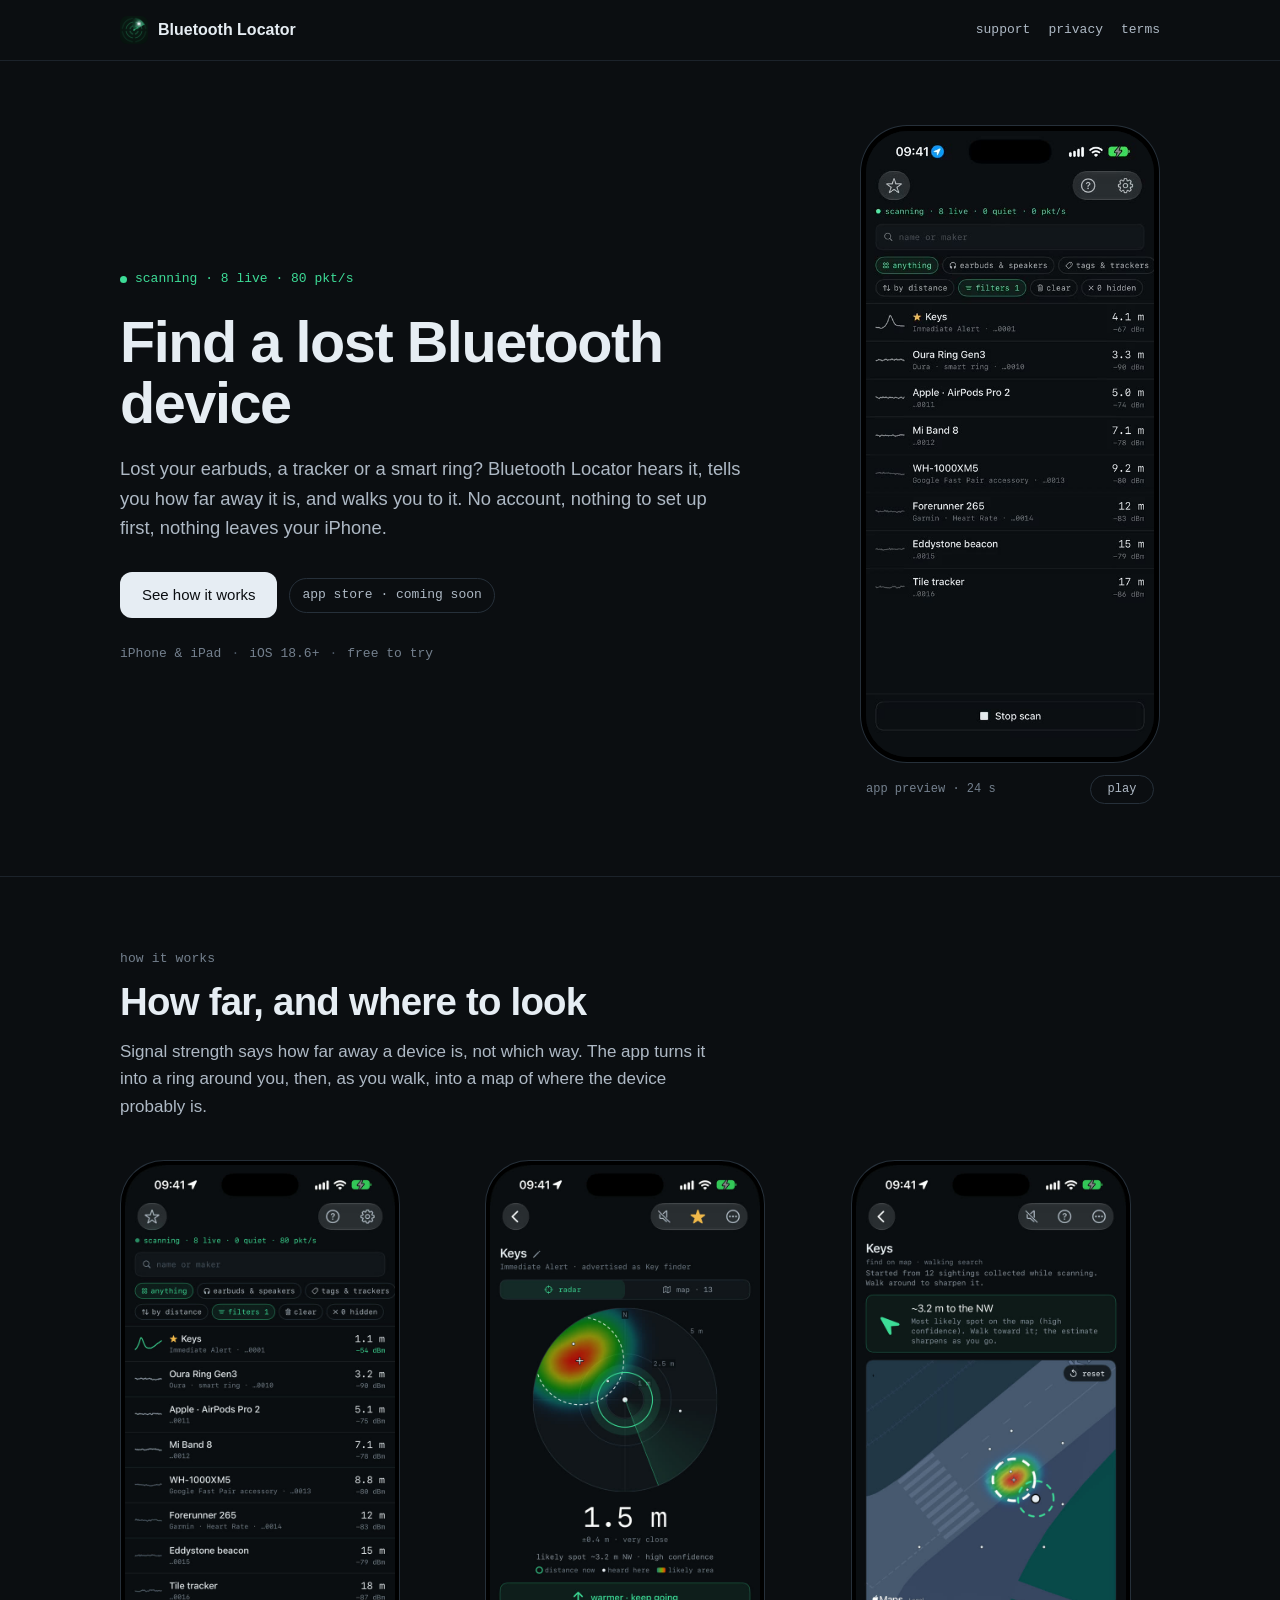
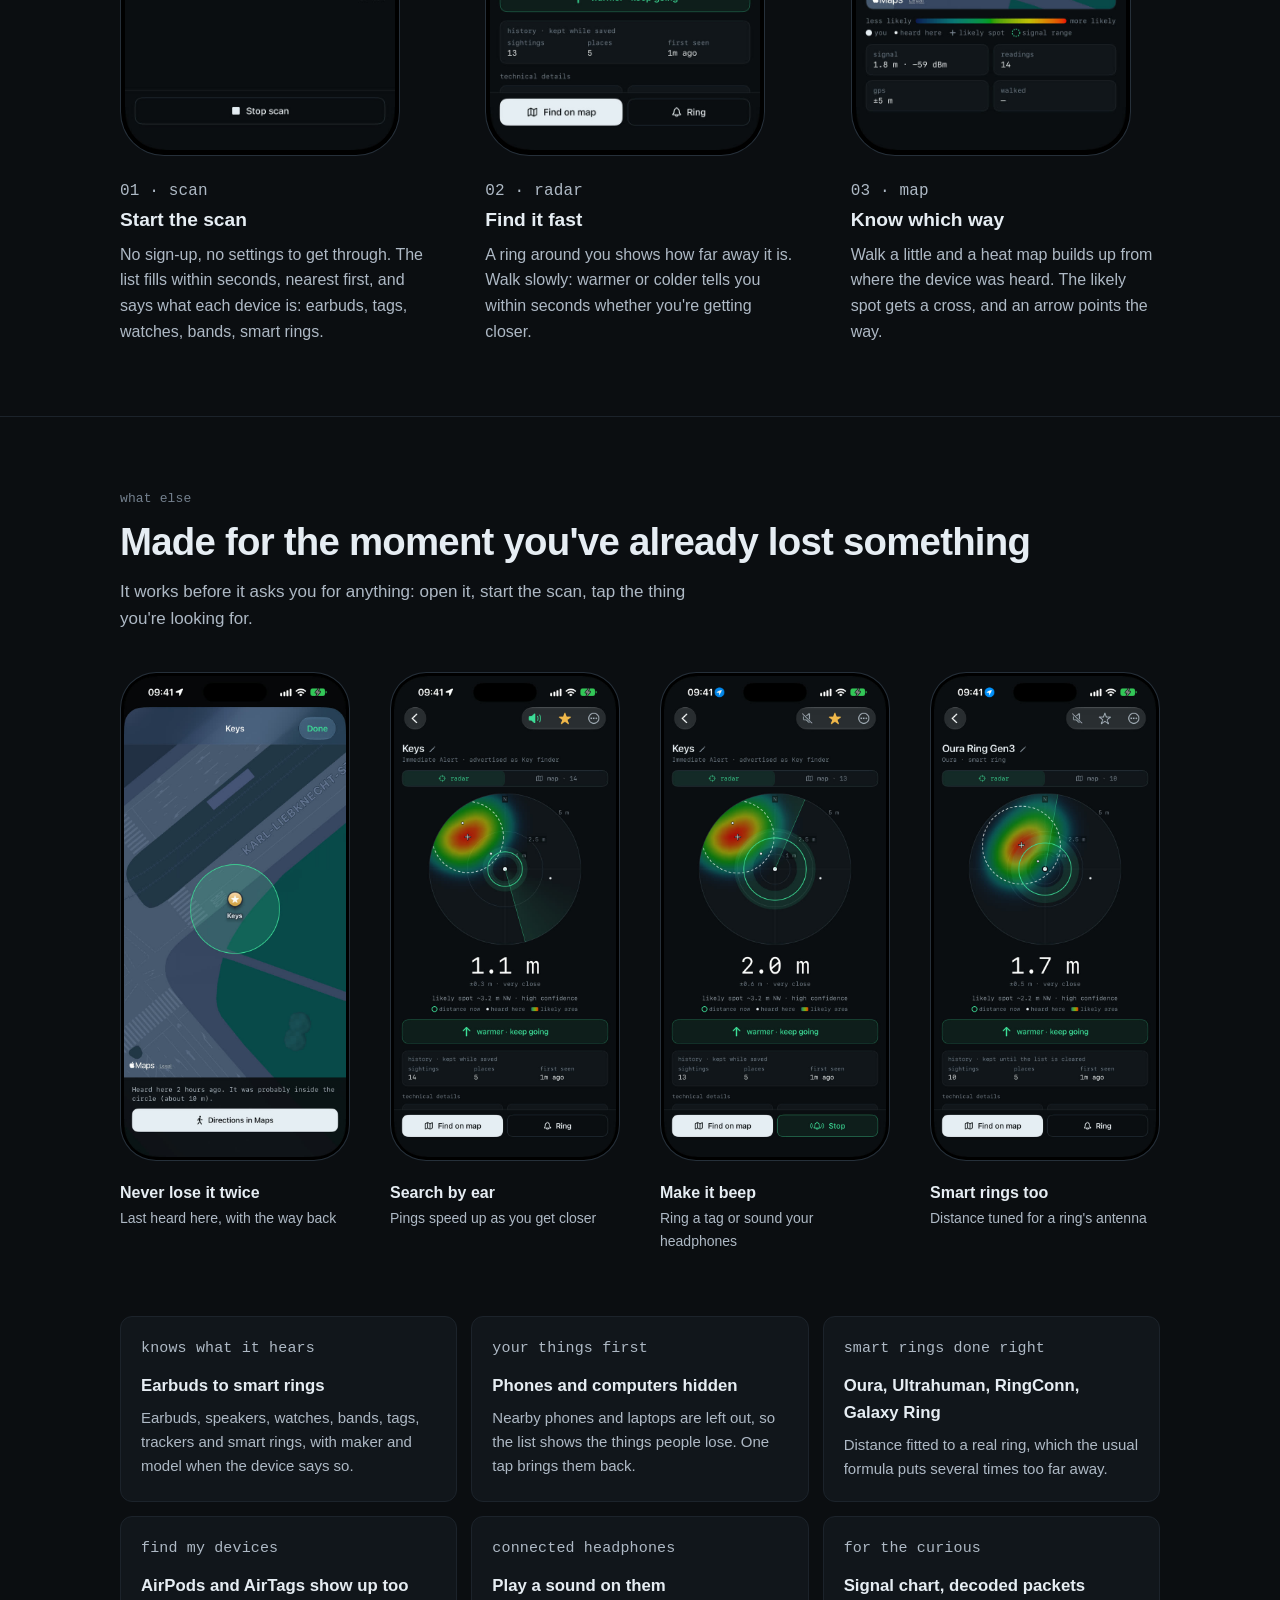
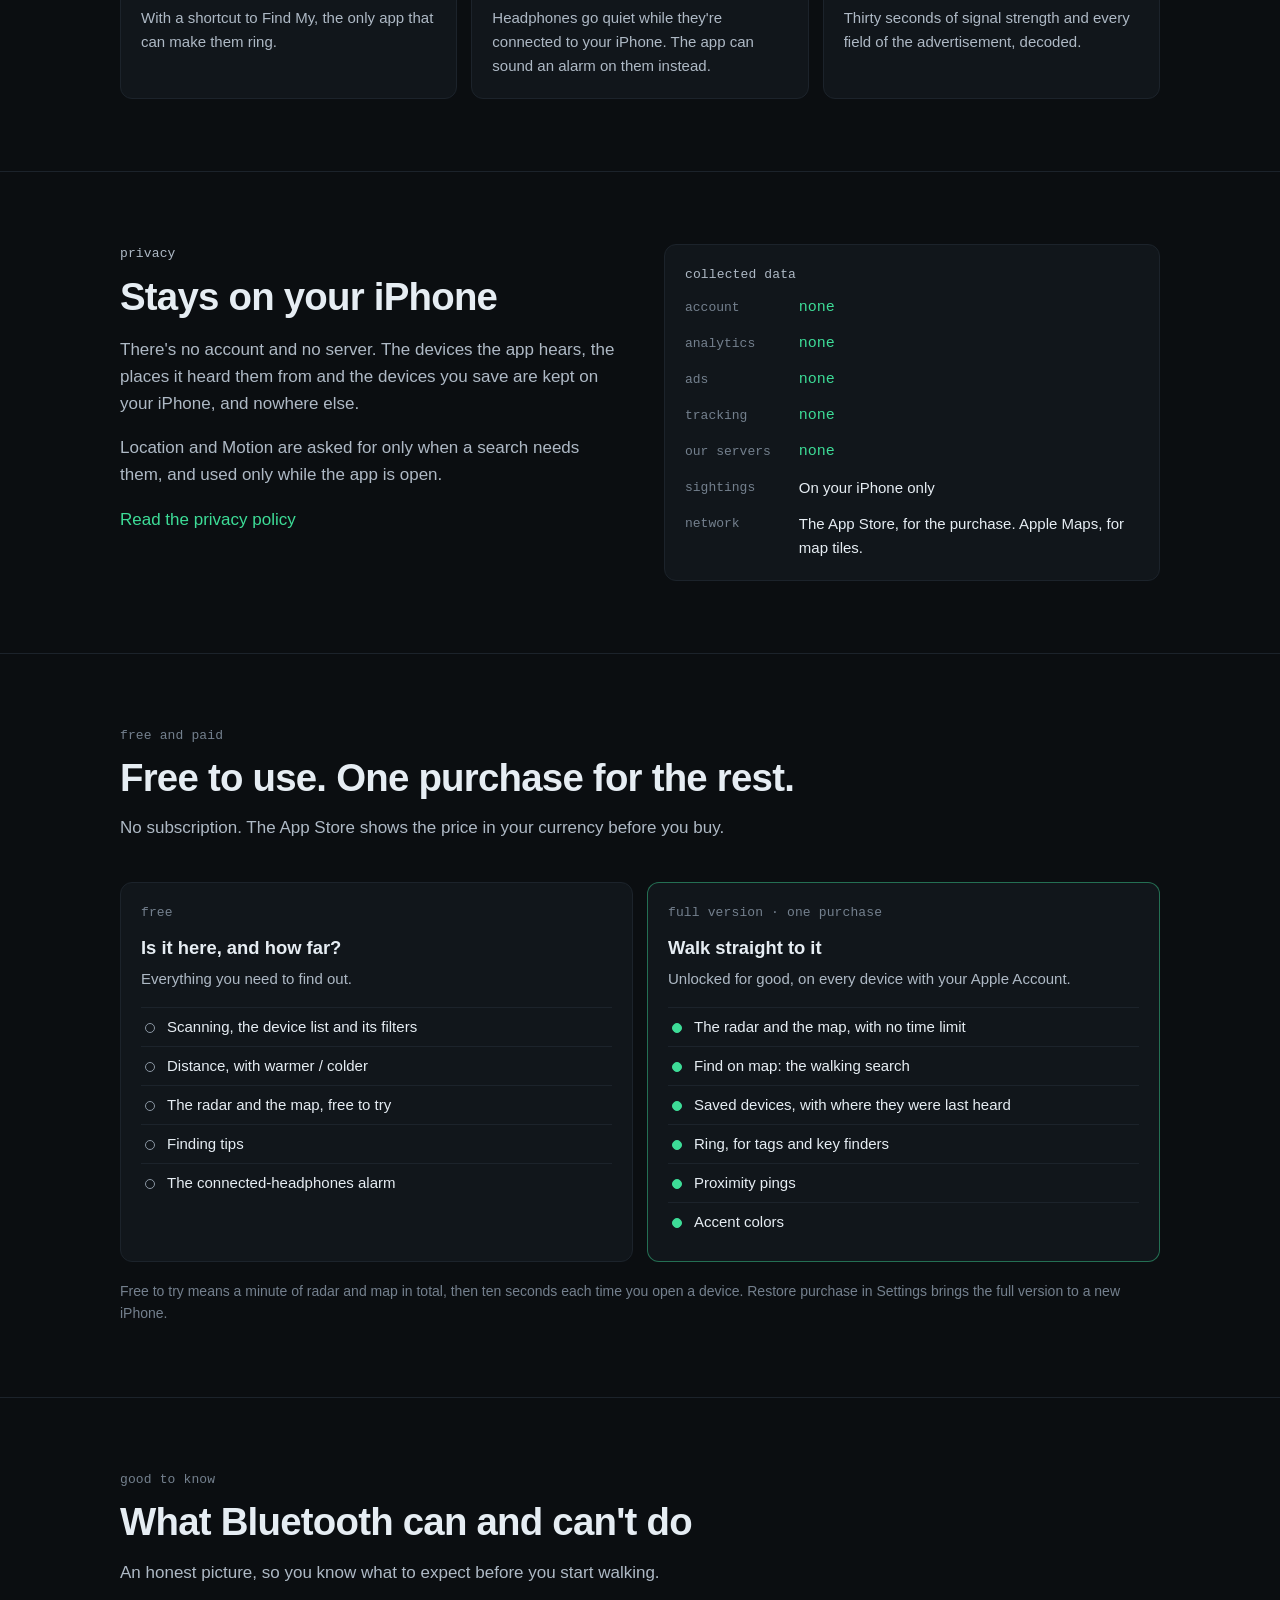
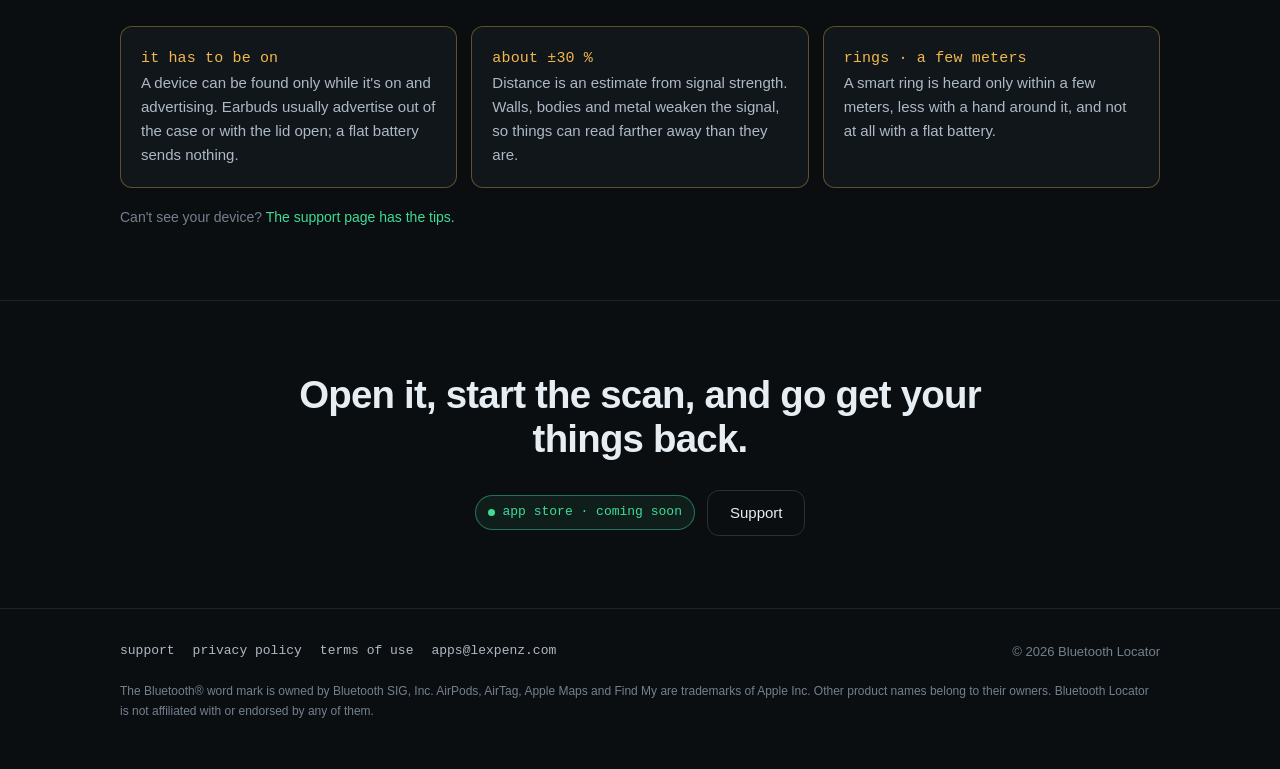
<file: index.html>
<!DOCTYPE html>
<html lang="en">
<head>
  <meta charset="UTF-8" />
  <meta name="viewport" content="width=device-width, initial-scale=1.0" />
  <title>Bluetooth Locator · Find a lost Bluetooth device</title>
  <meta name="description" content="Lost your earbuds, a tracker or a smart ring? Bluetooth Locator for iPhone hears it, tells you how far away it is, and walks you to it. No account, nothing leaves your iPhone." />
  <meta name="theme-color" content="#0b0e11" />
  <meta property="og:type" content="website" />
  <meta property="og:title" content="Bluetooth Locator" />
  <meta property="og:description" content="Lost your earbuds or a smart ring? The radar says how far, the map which way. No account, nothing leaves your iPhone." />
  <meta property="og:image" content="https://lexpenz.github.io/bluetooth_locator/assets/og.jpg" />
  <meta name="twitter:card" content="summary_large_image" />
  <link rel="icon" type="image/png" href="assets/favicon.png" />
  <link rel="apple-touch-icon" href="assets/apple-touch-icon.png" />
  <link rel="stylesheet" href="style.css" />
</head>
<body class="home">
  <header class="topbar">
    <div class="wrap">
      <a class="brand" href="./"><img src="assets/icon-256.png" alt="" /><span>Bluetooth Locator</span></a>
      <nav class="nav" aria-label="Site">
        <a href="support.html">support</a>
        <a href="privacy.html">privacy</a>
        <a href="terms.html">terms</a>
      </nav>
    </div>
  </header>

  <main>
    <section class="hero">
      <div class="wrap">
        <div>
          <p class="telemetry"><span class="dot" aria-hidden="true"></span>scanning · 8 live · 80 pkt/s</p>
          <h1>Find a lost Bluetooth device</h1>
          <p class="lede">
            Lost your earbuds, a tracker or a smart ring? Bluetooth Locator hears it, tells you how far
            away it is, and walks you to it. No account, nothing to set up first, nothing leaves your iPhone.
          </p>
          <div class="cta">
            <a class="btn btn-primary" href="#how">See how it works</a>
            <span class="chip">app store · coming soon</span>
          </div>
          <ul class="facts">
            <li>iPhone &amp; iPad</li>
            <li>iOS 18.6+</li>
            <li>free to try</li>
          </ul>
        </div>

        <figure class="hero-media">
          <div class="phone"><div class="display">
            <video id="preview" src="assets/preview.mp4" poster="assets/preview-poster.jpg"
                   autoplay muted loop playsinline preload="metadata"
                   aria-label="The app finding a key tag: the device list, the radar closing in to one meter, the map with an arrow, then Ring"></video>
          </div></div>
          <figcaption>
            <span>app preview · 24 s</span>
            <button class="video-toggle" type="button">pause</button>
          </figcaption>
        </figure>
      </div>
    </section>

    <section class="section" id="how">
      <div class="wrap">
        <p class="label">how it works</p>
        <h2>How far, and where to look</h2>
        <p class="intro">
          Signal strength says how far away a device is, not which way. The app turns it into a ring
          around you, then, as you walk, into a map of where the device probably is.
        </p>
        <ol class="steps">
          <li class="step">
            <div class="phone"><div class="display"><img src="assets/list_crowd.jpg" width="640" height="1390" loading="lazy"
              alt="The device list: Keys at 1.1 m, an Oura Ring at 3.2 m, AirPods Pro 2 at 5.1 m, a Mi Band, headphones, a beacon and a Tile tracker further away" /></div></div>
            <p class="label">01 · scan</p>
            <h3>Start the scan</h3>
            <p>No sign-up, no settings to get through. The list fills within seconds, nearest first, and says what each device is: earbuds, tags, watches, bands, smart rings.</p>
          </li>
          <li class="step">
            <div class="phone"><div class="display"><img src="assets/radar_close.jpg" width="640" height="1390" loading="lazy"
              alt="The radar for Keys: a green ring at 1.5 meters around you, the likely area to the north-west, and a warmer, keep going bar" /></div></div>
            <p class="label">02 · radar</p>
            <h3>Find it fast</h3>
            <p>A ring around you shows how far away it is. Walk slowly: warmer or colder tells you within seconds whether you're getting closer.</p>
          </li>
          <li class="step">
            <div class="phone"><div class="display"><img src="assets/heatmap_guidance.jpg" width="640" height="1390" loading="lazy"
              alt="Find on map: a heat map over the street with the likely spot marked, and an arrow saying about 3 meters to the north-west" /></div></div>
            <p class="label">03 · map</p>
            <h3>Know which way</h3>
            <p>Walk a little and a heat map builds up from where the device was heard. The likely spot gets a cross, and an arrow points the way.</p>
          </li>
        </ol>
      </div>
    </section>

    <section class="section" id="features">
      <div class="wrap">
        <p class="label">what else</p>
        <h2>Made for the moment you've already lost something</h2>
        <p class="intro">It works before it asks you for anything: open it, start the scan, tap the thing you're looking for.</p>

        <ul class="gallery">
          <li>
            <div class="phone"><div class="display"><img src="assets/saved_last_heard.jpg" width="640" height="1390" loading="lazy"
              alt="A saved device on a map with a circle where it was last heard and a Directions in Maps button" /></div></div>
            <h3>Never lose it twice</h3>
            <p>Last heard here, with the way back</p>
          </li>
          <li>
            <div class="phone"><div class="display"><img src="assets/pings_on.jpg" width="640" height="1390" loading="lazy"
              alt="The device screen with the speaker on: proximity pings while searching" /></div></div>
            <h3>Search by ear</h3>
            <p>Pings speed up as you get closer</p>
          </li>
          <li>
            <div class="phone"><div class="display"><img src="assets/ring.jpg" width="640" height="1390" loading="lazy"
              alt="The device screen while ringing a key finder, with a Stop button" /></div></div>
            <h3>Make it beep</h3>
            <p>Ring a tag or sound your headphones</p>
          </li>
          <li>
            <div class="phone"><div class="display"><img src="assets/smart_ring.jpg" width="640" height="1390" loading="lazy"
              alt="The radar for an Oura Ring Gen3 at 1.7 meters" /></div></div>
            <h3>Smart rings too</h3>
            <p>Distance tuned for a ring's antenna</p>
          </li>
        </ul>

        <div class="grid">
          <div class="panel card">
            <p class="label">knows what it hears</p>
            <h3>Earbuds to smart rings</h3>
            <p>Earbuds, speakers, watches, bands, tags, trackers and smart rings, with maker and model when the device says so.</p>
          </div>
          <div class="panel card">
            <p class="label">your things first</p>
            <h3>Phones and computers hidden</h3>
            <p>Nearby phones and laptops are left out, so the list shows the things people lose. One tap brings them back.</p>
          </div>
          <div class="panel card">
            <p class="label">smart rings done right</p>
            <h3>Oura, Ultrahuman, RingConn, Galaxy Ring</h3>
            <p>Distance fitted to a real ring, which the usual formula puts several times too far away.</p>
          </div>
          <div class="panel card">
            <p class="label">find my devices</p>
            <h3>AirPods and AirTags show up too</h3>
            <p>With a shortcut to Find My, the only app that can make them ring.</p>
          </div>
          <div class="panel card">
            <p class="label">connected headphones</p>
            <h3>Play a sound on them</h3>
            <p>Headphones go quiet while they're connected to your iPhone. The app can sound an alarm on them instead.</p>
          </div>
          <div class="panel card">
            <p class="label">for the curious</p>
            <h3>Signal chart, decoded packets</h3>
            <p>Thirty seconds of signal strength and every field of the advertisement, decoded.</p>
          </div>
        </div>
      </div>
    </section>

    <section class="section" id="privacy">
      <div class="wrap split">
        <div>
          <p class="label">privacy</p>
          <h2>Stays on your iPhone</h2>
          <p>
            There's no account and no server. The devices the app hears, the places it heard them from and
            the devices you save are kept on your iPhone, and nowhere else.
          </p>
          <p>
            Location and Motion are asked for only when a search needs them, and used only while the app is open.
          </p>
          <p><a href="privacy.html">Read the privacy policy</a></p>
        </div>
        <div class="panel">
          <p class="label">collected data</p>
          <dl class="kv">
            <dt>account</dt><dd class="none">none</dd>
            <dt>analytics</dt><dd class="none">none</dd>
            <dt>ads</dt><dd class="none">none</dd>
            <dt>tracking</dt><dd class="none">none</dd>
            <dt>our servers</dt><dd class="none">none</dd>
            <dt>sightings</dt><dd>On your iPhone only</dd>
            <dt>network</dt><dd>The App Store, for the purchase. Apple Maps, for map tiles.</dd>
          </dl>
        </div>
      </div>
    </section>

    <section class="section" id="price">
      <div class="wrap">
        <p class="label">free and paid</p>
        <h2>Free to use. One purchase for the rest.</h2>
        <p class="intro">No subscription. The App Store shows the price in your currency before you buy.</p>
        <div class="plans">
          <div class="panel plan">
            <p class="label">free</p>
            <h3>Is it here, and how far?</h3>
            <p class="sub">Everything you need to find out.</p>
            <ul class="ticks">
              <li>Scanning, the device list and its filters</li>
              <li>Distance, with warmer / colder</li>
              <li>The radar and the map, free to try</li>
              <li>Finding tips</li>
              <li>The connected-headphones alarm</li>
            </ul>
          </div>
          <div class="panel plan full">
            <p class="label">full version · one purchase</p>
            <h3>Walk straight to it</h3>
            <p class="sub">Unlocked for good, on every device with your Apple Account.</p>
            <ul class="ticks">
              <li>The radar and the map, with no time limit</li>
              <li>Find on map: the walking search</li>
              <li>Saved devices, with where they were last heard</li>
              <li>Ring, for tags and key finders</li>
              <li>Proximity pings</li>
              <li>Accent colors</li>
            </ul>
          </div>
        </div>
        <p class="note">
          Free to try means a minute of radar and map in total, then ten seconds each time you open a device.
          Restore purchase in Settings brings the full version to a new iPhone.
        </p>
      </div>
    </section>

    <section class="section" id="limits">
      <div class="wrap">
        <p class="label">good to know</p>
        <h2>What Bluetooth can and can't do</h2>
        <p class="intro">An honest picture, so you know what to expect before you start walking.</p>
        <div class="limits">
          <div class="panel">
            <p class="label">it has to be on</p>
            <p>A device can be found only while it's on and advertising. Earbuds usually advertise out of the case or with the lid open; a flat battery sends nothing.</p>
          </div>
          <div class="panel">
            <p class="label">about ±30 %</p>
            <p>Distance is an estimate from signal strength. Walls, bodies and metal weaken the signal, so things can read farther away than they are.</p>
          </div>
          <div class="panel">
            <p class="label">rings · a few meters</p>
            <p>A smart ring is heard only within a few meters, less with a hand around it, and not at all with a flat battery.</p>
          </div>
        </div>
        <p class="note">Can't see your device? <a href="support.html">The support page has the tips.</a></p>
      </div>
    </section>

    <section class="section closing">
      <div class="wrap">
        <h2>Open it, start the scan, and go get your things back.</h2>
        <div class="cta">
          <span class="chip live"><span class="dot" aria-hidden="true"></span>app store · coming soon</span>
          <a class="btn btn-secondary" href="support.html">Support</a>
        </div>
      </div>
    </section>
  </main>

  <footer class="footer">
    <div class="wrap">
      <nav class="links" aria-label="Footer">
        <a href="support.html">support</a>
        <a href="privacy.html">privacy policy</a>
        <a href="terms.html">terms of use</a>
        <a href="mailto:apps@lexpenz.com">apps@lexpenz.com</a>
      </nav>
      <p>&copy; <span class="year">2026</span> Bluetooth Locator</p>
      <p class="fine">
        The Bluetooth® word mark is owned by Bluetooth SIG, Inc. AirPods, AirTag, Apple Maps and Find My are
        trademarks of Apple Inc. Other product names belong to their owners. Bluetooth Locator is not
        affiliated with or endorsed by any of them.
      </p>
    </div>
  </footer>

  <script>
    document.querySelectorAll('.year').forEach(el => { el.textContent = new Date().getFullYear(); });

    // The preview loops; offer a pause, and don't start it for Reduce Motion.
    (() => {
      const video = document.getElementById('preview');
      const button = document.querySelector('.video-toggle');
      if (!video || !button) return;
      const sync = () => { button.textContent = video.paused ? 'play' : 'pause'; };
      if (window.matchMedia('(prefers-reduced-motion: reduce)').matches) {
        video.removeAttribute('autoplay');
        video.pause();
      }
      button.addEventListener('click', () => { video.paused ? video.play() : video.pause(); });
      video.addEventListener('play', sync);
      video.addEventListener('pause', sync);
      sync();
    })();
  </script>
</body>
</html>
</file>
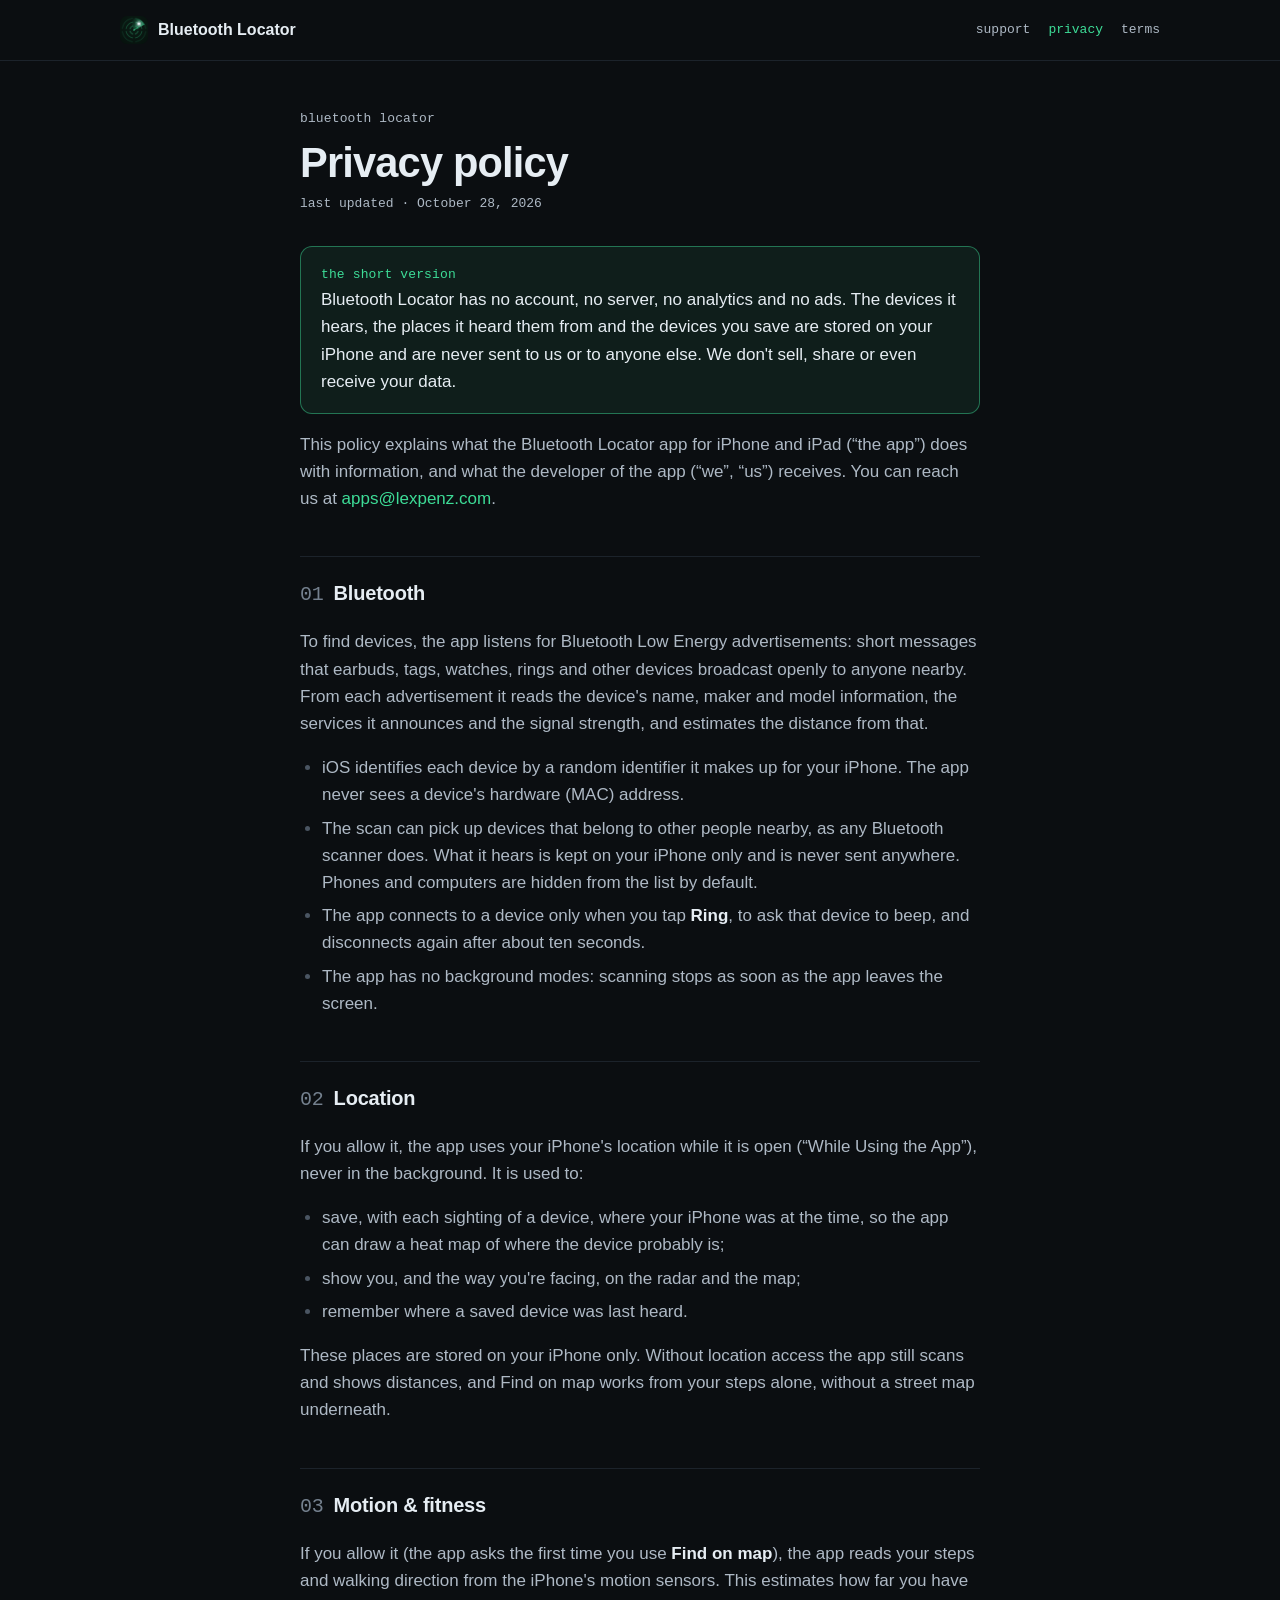
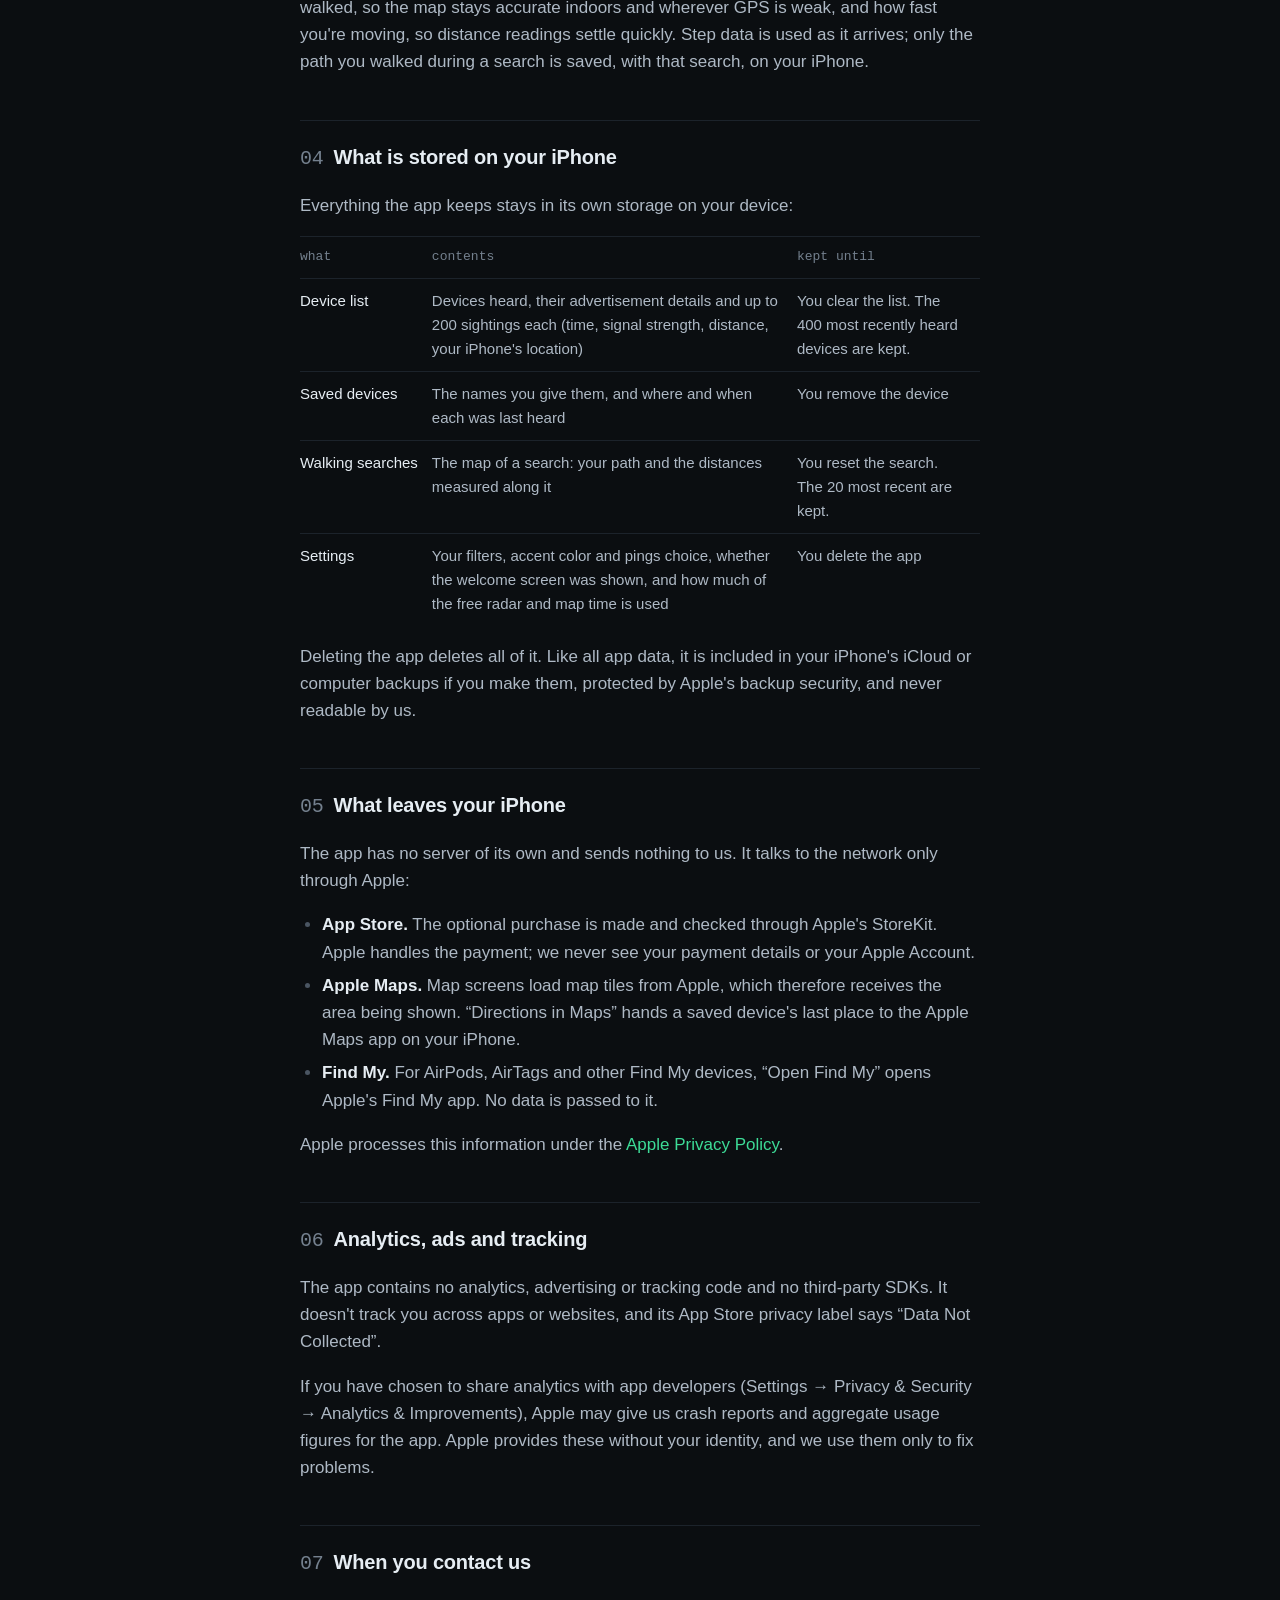
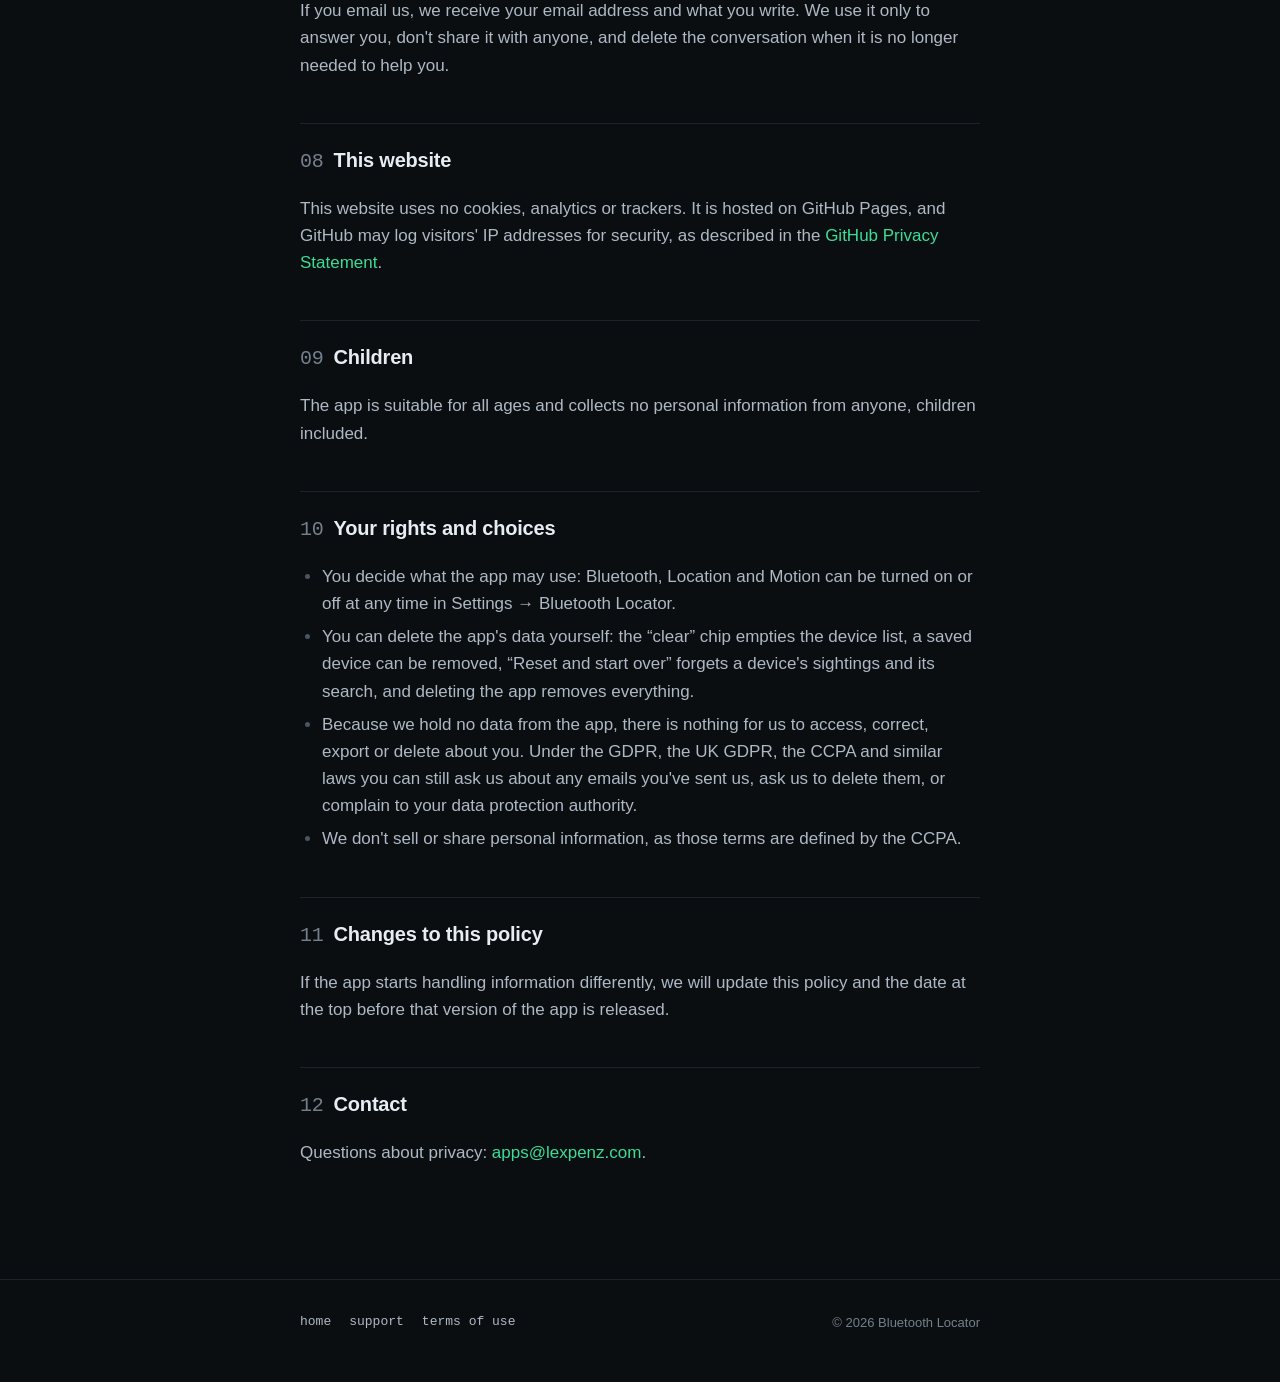
<file: privacy.html>
<!DOCTYPE html>
<html lang="en">
<head>
  <meta charset="UTF-8" />
  <meta name="viewport" content="width=device-width, initial-scale=1.0" />
  <title>Privacy policy · Bluetooth Locator</title>
  <meta name="description" content="Privacy policy for the Bluetooth Locator app. No account, no analytics, no ads: what the app hears stays on your iPhone." />
  <meta name="theme-color" content="#0b0e11" />
  <link rel="icon" type="image/png" href="assets/favicon.png" />
  <link rel="apple-touch-icon" href="assets/apple-touch-icon.png" />
  <link rel="stylesheet" href="style.css" />
</head>
<body>
  <header class="topbar">
    <div class="wrap">
      <a class="brand" href="./"><img src="assets/icon-256.png" alt="" /><span>Bluetooth Locator</span></a>
      <nav class="nav" aria-label="Site">
        <a href="support.html">support</a>
        <a href="privacy.html" aria-current="page">privacy</a>
        <a href="terms.html">terms</a>
      </nav>
    </div>
  </header>

  <main class="wrap doc doc-page">
    <p class="label">bluetooth locator</p>
    <h1>Privacy policy</h1>
    <p class="updated">last updated · October 28, 2026</p>

    <div class="callout">
      <p class="label">the short version</p>
      <p>
        Bluetooth Locator has no account, no server, no analytics and no ads. The devices it hears, the places
        it heard them from and the devices you save are stored on your iPhone and are never sent to us or to
        anyone else. We don't sell, share or even receive your data.
      </p>
    </div>

    <p>
      This policy explains what the Bluetooth Locator app for iPhone and iPad (&ldquo;the app&rdquo;) does with
      information, and what the developer of the app (&ldquo;we&rdquo;, &ldquo;us&rdquo;) receives. You can
      reach us at <a href="mailto:apps@lexpenz.com">apps@lexpenz.com</a>.
    </p>

    <h2><span class="num">01</span>Bluetooth</h2>
    <p>
      To find devices, the app listens for Bluetooth Low Energy advertisements: short messages that earbuds,
      tags, watches, rings and other devices broadcast openly to anyone nearby. From each advertisement it reads
      the device's name, maker and model information, the services it announces and the signal strength, and
      estimates the distance from that.
    </p>
    <ul>
      <li>
        iOS identifies each device by a random identifier it makes up for your iPhone. The app never sees a
        device's hardware (MAC) address.
      </li>
      <li>
        The scan can pick up devices that belong to other people nearby, as any Bluetooth scanner does. What it
        hears is kept on your iPhone only and is never sent anywhere. Phones and computers are hidden from the
        list by default.
      </li>
      <li>
        The app connects to a device only when you tap <strong>Ring</strong>, to ask that device to beep, and
        disconnects again after about ten seconds.
      </li>
      <li>
        The app has no background modes: scanning stops as soon as the app leaves the screen.
      </li>
    </ul>

    <h2><span class="num">02</span>Location</h2>
    <p>
      If you allow it, the app uses your iPhone's location while it is open (&ldquo;While Using the App&rdquo;),
      never in the background. It is used to:
    </p>
    <ul>
      <li>save, with each sighting of a device, where your iPhone was at the time, so the app can draw a heat map
        of where the device probably is;</li>
      <li>show you, and the way you're facing, on the radar and the map;</li>
      <li>remember where a saved device was last heard.</li>
    </ul>
    <p>
      These places are stored on your iPhone only. Without location access the app still scans and shows
      distances, and Find on map works from your steps alone, without a street map underneath.
    </p>

    <h2><span class="num">03</span>Motion &amp; fitness</h2>
    <p>
      If you allow it (the app asks the first time you use <strong>Find on map</strong>), the app reads your steps
      and walking direction from the iPhone's motion sensors. This estimates how far you have walked, so the map
      stays accurate indoors and wherever GPS is weak, and how fast you're moving, so distance readings settle
      quickly. Step data is used as it arrives; only the path you walked during a search is saved, with that
      search, on your iPhone.
    </p>

    <h2><span class="num">04</span>What is stored on your iPhone</h2>
    <p>Everything the app keeps stays in its own storage on your device:</p>
    <div class="table-wrap">
      <table>
        <thead>
          <tr><th>what</th><th>contents</th><th>kept until</th></tr>
        </thead>
        <tbody>
          <tr>
            <td>Device list</td>
            <td>Devices heard, their advertisement details and up to 200 sightings each (time, signal strength, distance, your iPhone's location)</td>
            <td data-label="kept until">You clear the list. The 400 most recently heard devices are kept.</td>
          </tr>
          <tr>
            <td>Saved devices</td>
            <td>The names you give them, and where and when each was last heard</td>
            <td data-label="kept until">You remove the device</td>
          </tr>
          <tr>
            <td>Walking searches</td>
            <td>The map of a search: your path and the distances measured along it</td>
            <td data-label="kept until">You reset the search. The 20 most recent are kept.</td>
          </tr>
          <tr>
            <td>Settings</td>
            <td>Your filters, accent color and pings choice, whether the welcome screen was shown, and how much of the free radar and map time is used</td>
            <td data-label="kept until">You delete the app</td>
          </tr>
        </tbody>
      </table>
    </div>
    <p>
      Deleting the app deletes all of it. Like all app data, it is included in your iPhone's iCloud or computer
      backups if you make them, protected by Apple's backup security, and never readable by us.
    </p>

    <h2><span class="num">05</span>What leaves your iPhone</h2>
    <p>The app has no server of its own and sends nothing to us. It talks to the network only through Apple:</p>
    <ul>
      <li>
        <strong>App Store.</strong> The optional purchase is made and checked through Apple's StoreKit. Apple
        handles the payment; we never see your payment details or your Apple Account.
      </li>
      <li>
        <strong>Apple Maps.</strong> Map screens load map tiles from Apple, which therefore receives the area
        being shown. &ldquo;Directions in Maps&rdquo; hands a saved device's last place to the Apple Maps app on
        your iPhone.
      </li>
      <li>
        <strong>Find My.</strong> For AirPods, AirTags and other Find My devices, &ldquo;Open Find My&rdquo; opens
        Apple's Find My app. No data is passed to it.
      </li>
    </ul>
    <p>
      Apple processes this information under the
      <a href="https://www.apple.com/legal/privacy/">Apple Privacy Policy</a>.
    </p>

    <h2><span class="num">06</span>Analytics, ads and tracking</h2>
    <p>
      The app contains no analytics, advertising or tracking code and no third-party SDKs. It doesn't track you
      across apps or websites, and its App Store privacy label says &ldquo;Data Not Collected&rdquo;.
    </p>
    <p>
      If you have chosen to share analytics with app developers (Settings &rarr; Privacy &amp; Security &rarr;
      Analytics &amp; Improvements), Apple may give us crash reports and aggregate usage figures for the app.
      Apple provides these without your identity, and we use them only to fix problems.
    </p>

    <h2><span class="num">07</span>When you contact us</h2>
    <p>
      If you email us, we receive your email address and what you write. We use it only to answer you, don't
      share it with anyone, and delete the conversation when it is no longer needed to help you.
    </p>

    <h2><span class="num">08</span>This website</h2>
    <p>
      This website uses no cookies, analytics or trackers. It is hosted on GitHub Pages, and GitHub may log
      visitors' IP addresses for security, as described in the
      <a href="https://docs.github.com/site-policy/privacy-policies/github-general-privacy-statement">GitHub
      Privacy Statement</a>.
    </p>

    <h2><span class="num">09</span>Children</h2>
    <p>
      The app is suitable for all ages and collects no personal information from anyone, children included.
    </p>

    <h2><span class="num">10</span>Your rights and choices</h2>
    <ul>
      <li>
        You decide what the app may use: Bluetooth, Location and Motion can be turned on or off at any time in
        Settings &rarr; Bluetooth Locator.
      </li>
      <li>
        You can delete the app's data yourself: the &ldquo;clear&rdquo; chip empties the device list, a saved
        device can be removed, &ldquo;Reset and start over&rdquo; forgets a device's sightings and its search,
        and deleting the app removes everything.
      </li>
      <li>
        Because we hold no data from the app, there is nothing for us to access, correct, export or delete
        about you. Under the GDPR, the UK GDPR, the CCPA and similar laws you can still ask us about any emails
        you've sent us, ask us to delete them, or complain to your data protection authority.
      </li>
      <li>We don't sell or share personal information, as those terms are defined by the CCPA.</li>
    </ul>

    <h2><span class="num">11</span>Changes to this policy</h2>
    <p>
      If the app starts handling information differently, we will update this policy and the date at the top
      before that version of the app is released.
    </p>

    <h2><span class="num">12</span>Contact</h2>
    <p>
      Questions about privacy: <a href="mailto:apps@lexpenz.com?subject=Bluetooth%20Locator%20privacy">apps@lexpenz.com</a>.
    </p>
  </main>

  <footer class="footer">
    <div class="wrap doc">
      <nav class="links" aria-label="Footer">
        <a href="./">home</a>
        <a href="support.html">support</a>
        <a href="terms.html">terms of use</a>
      </nav>
      <p>&copy; <span class="year">2026</span> Bluetooth Locator</p>
    </div>
  </footer>
  <script>document.querySelectorAll('.year').forEach(el => { el.textContent = new Date().getFullYear(); });</script>
</body>
</html>
</file>
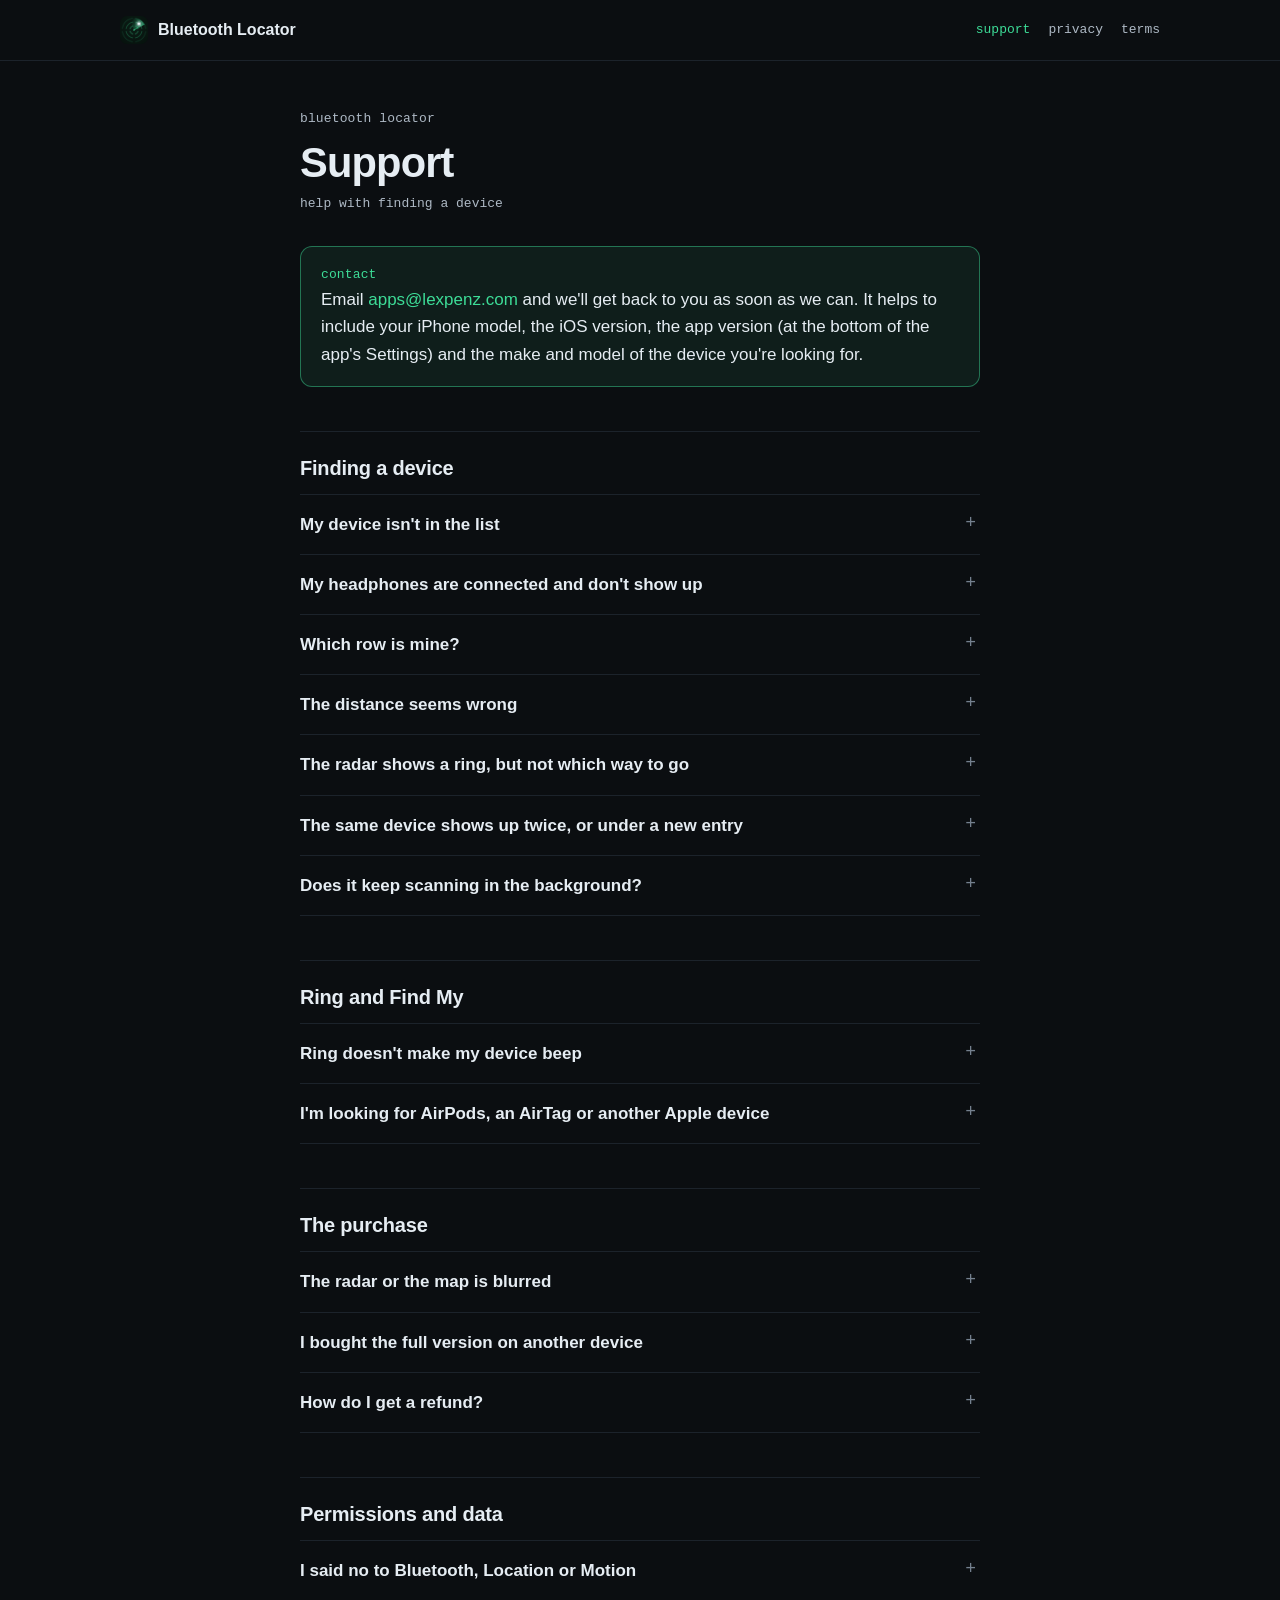
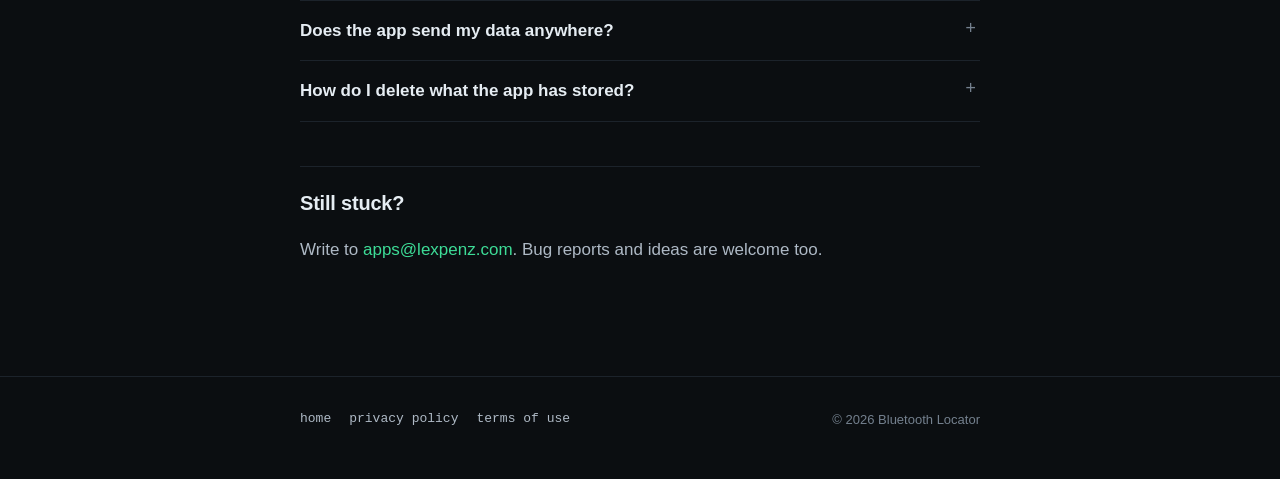
<file: support.html>
<!DOCTYPE html>
<html lang="en">
<head>
  <meta charset="UTF-8" />
  <meta name="viewport" content="width=device-width, initial-scale=1.0" />
  <title>Support · Bluetooth Locator</title>
  <meta name="description" content="Help for Bluetooth Locator: what to do when a device doesn't show up, why distances vary, Ring and Find My, the purchase, and how to contact us." />
  <meta name="theme-color" content="#0b0e11" />
  <link rel="icon" type="image/png" href="assets/favicon.png" />
  <link rel="apple-touch-icon" href="assets/apple-touch-icon.png" />
  <link rel="stylesheet" href="style.css" />
</head>
<body>
  <header class="topbar">
    <div class="wrap">
      <a class="brand" href="./"><img src="assets/icon-256.png" alt="" /><span>Bluetooth Locator</span></a>
      <nav class="nav" aria-label="Site">
        <a href="support.html" aria-current="page">support</a>
        <a href="privacy.html">privacy</a>
        <a href="terms.html">terms</a>
      </nav>
    </div>
  </header>

  <main class="wrap doc doc-page">
    <p class="label">bluetooth locator</p>
    <h1>Support</h1>
    <p class="updated">help with finding a device</p>

    <div class="callout">
      <p class="label">contact</p>
      <p>
        Email <a href="mailto:apps@lexpenz.com?subject=Bluetooth%20Locator%20support">apps@lexpenz.com</a> and we'll
        get back to you as soon as we can. It helps to include your iPhone model, the iOS version, the app version
        (at the bottom of the app's Settings) and the make and model of the device you're looking for.
      </p>
    </div>

    <h2>Finding a device</h2>
    <div class="faq">
      <details>
        <summary>My device isn't in the list</summary>
        <p>
          A device shows up only while it's on and advertising. Earbuds usually advertise only when they're out of
          the case or the lid is open: open the case, or take one bud out. A device that's switched off or has a
          flat battery sends nothing and can't be found by any app.
        </p>
        <p>
          Check the filters above the list too: phones and computers are hidden by default, and a category or
          distance limit may be set.
        </p>
      </details>
      <details>
        <summary>My headphones are connected and don't show up</summary>
        <p>
          Headphones and many accessories stop advertising while they're connected to a phone. If they're
          connected to this iPhone, the banner at the top of the list can play a sound on them. Turn the volume up
          first. For AirPods, turn off Automatic Ear Detection in Settings, or a bud that's out of your ear stays
          silent.
        </p>
      </details>
      <details>
        <summary>Which row is mine?</summary>
        <p>
          Switch your device off and on, or open and close its case, and watch for the row marked
          &ldquo;new&rdquo;. Pick what you're looking for above the list (earbuds, tags, watches) to shorten it,
          or type a maker or model, such as &ldquo;bose&rdquo; or &ldquo;tile&rdquo;.
        </p>
      </details>
      <details>
        <summary>The distance seems wrong</summary>
        <p>
          Distance comes from signal strength and is good to about &plusmn;30&nbsp;%. Walls, bodies and metal weaken
          the signal, so devices often read farther away than they are. Walk slowly, turn slowly and hold the
          phone away from your body; the warmer / colder bar reacts within a few seconds.
        </p>
        <p>
          A smart ring is heard only within a few meters, less with a hand around it.
        </p>
      </details>
      <details>
        <summary>The radar shows a ring, but not which way to go</summary>
        <p>
          Signal strength has no direction, so the radar shows how far away the device is, as a ring around you.
          Once the device has been heard from a few different spots, the radar also shows the likely area. For a
          device farther away, use Find on map: walk a little and the map points the way.
        </p>
      </details>
      <details>
        <summary>The same device shows up twice, or under a new entry</summary>
        <p>
          Phones, AirPods and AirTags change their Bluetooth identity every so often, so they can reappear as a new
          entry. Saving a device (&#9734;) gives it your own name and remembers where it was last heard; this works
          best for tags, trackers, bands and speakers.
        </p>
      </details>
      <details>
        <summary>Does it keep scanning in the background?</summary>
        <p>
          No. iOS pauses the scan as soon as the app leaves the screen, so keep it open while you search. The
          device and map screens keep your iPhone from locking for that reason.
        </p>
      </details>
    </div>

    <h2>Ring and Find My</h2>
    <div class="faq">
      <details>
        <summary>Ring doesn't make my device beep</summary>
        <p>
          Ring uses the standard Bluetooth alert that many key finders, tags and fitness bands support. Devices
          without it can't be rung by any app other than their maker's. The device has to be in range and not
          connected to another phone.
        </p>
      </details>
      <details>
        <summary>I'm looking for AirPods, an AirTag or another Apple device</summary>
        <p>
          These only ring from Apple's Find My, which also knows where they were last seen. The device screen
          offers to open it. The app can still show how far away they are while they're advertising.
        </p>
      </details>
    </div>

    <h2>The purchase</h2>
    <div class="faq">
      <details>
        <summary>The radar or the map is blurred</summary>
        <p>
          The radar and the map are free for a minute of use in total, then for ten seconds each time you open a
          device. After that they blur; the distance, warmer / colder and the list stay free. The full version
          removes the limit.
        </p>
      </details>
      <details>
        <summary>I bought the full version on another device</summary>
        <p>
          Sign in with the same Apple Account, open Settings in the app and tap Restore purchase.
        </p>
      </details>
      <details>
        <summary>How do I get a refund?</summary>
        <p>
          Purchases are handled by Apple. Request a refund at
          <a href="https://reportaproblem.apple.com">reportaproblem.apple.com</a>.
        </p>
      </details>
    </div>

    <h2>Permissions and data</h2>
    <div class="faq">
      <details>
        <summary>I said no to Bluetooth, Location or Motion</summary>
        <p>
          Open Settings &rarr; Bluetooth Locator on your iPhone and turn on what you need. Bluetooth is needed to
          scan. Location puts the map on the street and remembers where devices were heard. Motion counts your
          steps for Find on map where GPS is weak.
        </p>
      </details>
      <details>
        <summary>Does the app send my data anywhere?</summary>
        <p>
          No. There's no account, no analytics and no ads, and what the app hears stays on your iPhone. The
          <a href="privacy.html">privacy policy</a> has the details.
        </p>
      </details>
      <details>
        <summary>How do I delete what the app has stored?</summary>
        <p>
          The &ldquo;clear&rdquo; chip empties the device list (saved devices stay). Swipe a saved device away in the
          saved list, or tap its star on the device screen. Use &ldquo;Reset and start over&rdquo; on a device screen to forget its sightings and its
          map. Deleting the app removes everything.
        </p>
      </details>
    </div>

    <h2>Still stuck?</h2>
    <p>
      Write to <a href="mailto:apps@lexpenz.com?subject=Bluetooth%20Locator%20support">apps@lexpenz.com</a>. Bug reports
      and ideas are welcome too.
    </p>
  </main>

  <footer class="footer">
    <div class="wrap doc">
      <nav class="links" aria-label="Footer">
        <a href="./">home</a>
        <a href="privacy.html">privacy policy</a>
        <a href="terms.html">terms of use</a>
      </nav>
      <p>&copy; <span class="year">2026</span> Bluetooth Locator</p>
    </div>
  </footer>
  <script>document.querySelectorAll('.year').forEach(el => { el.textContent = new Date().getFullYear(); });</script>
</body>
</html>
</file>
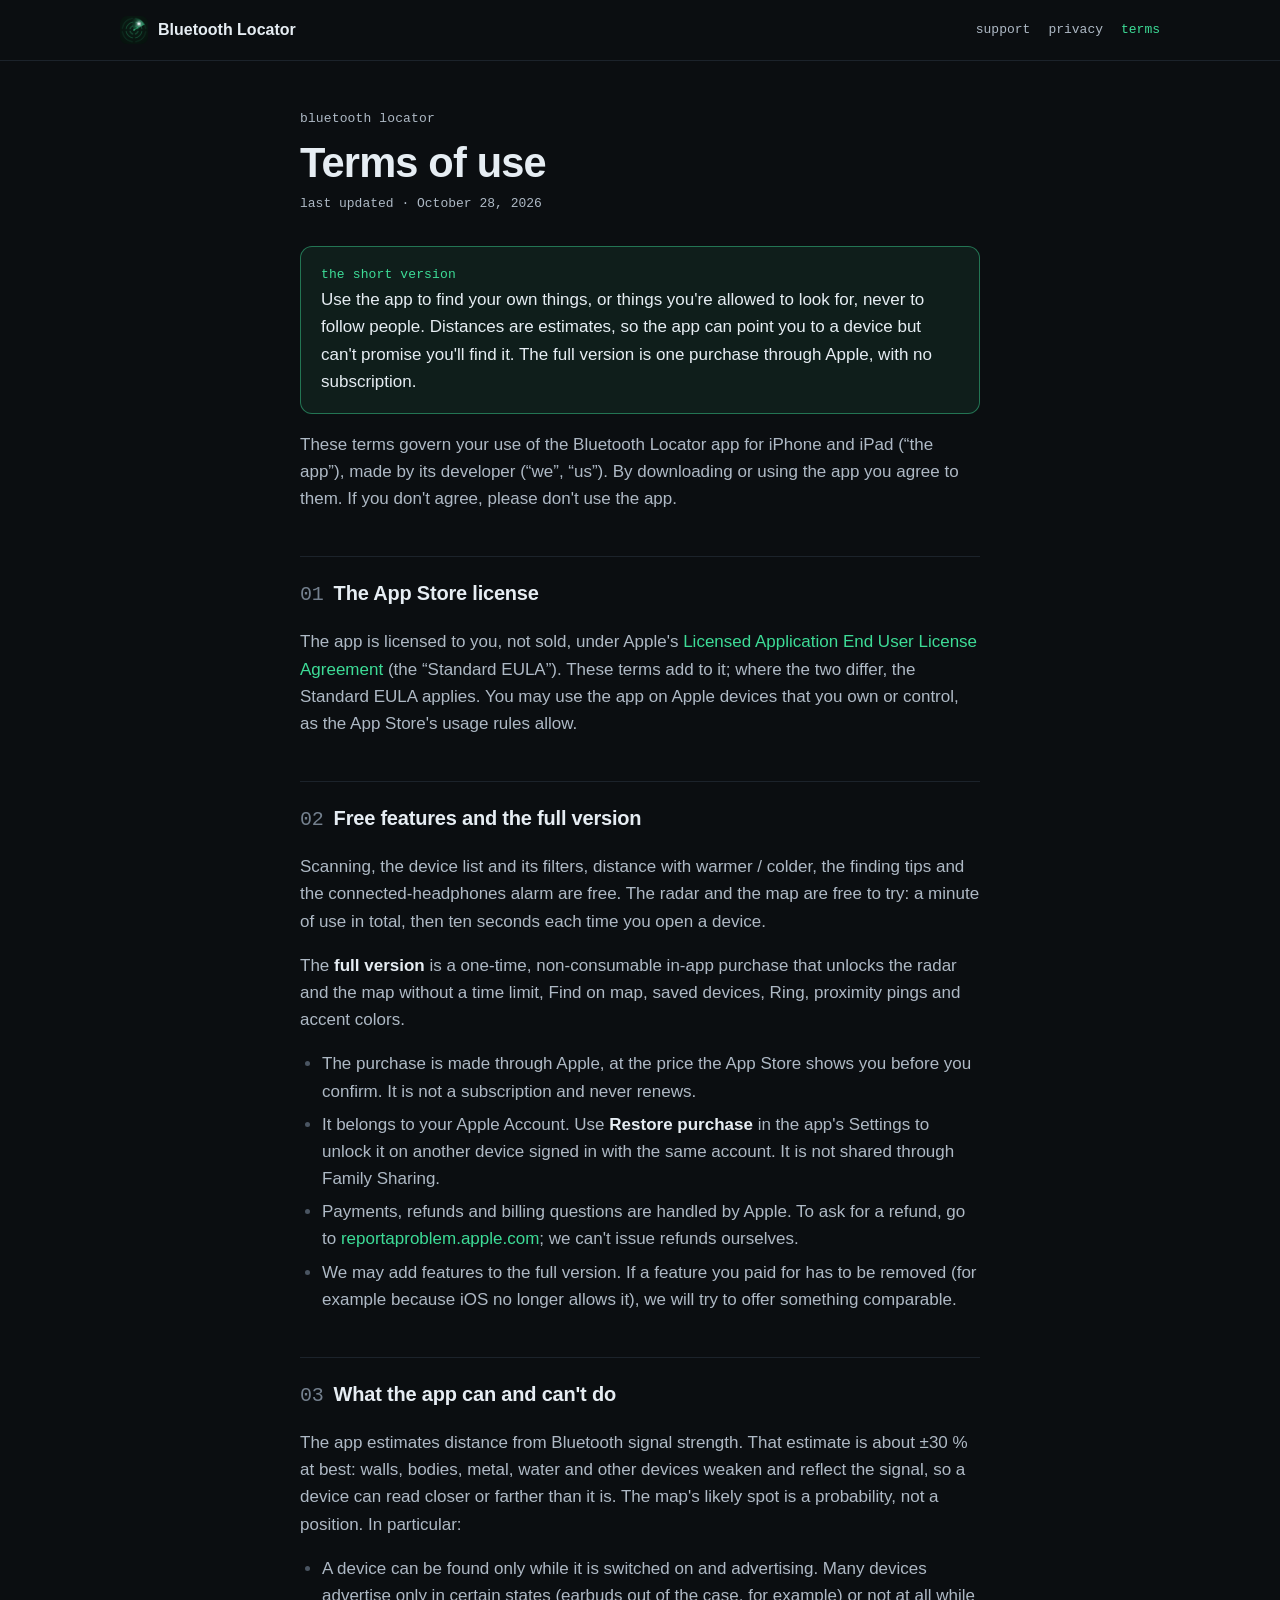
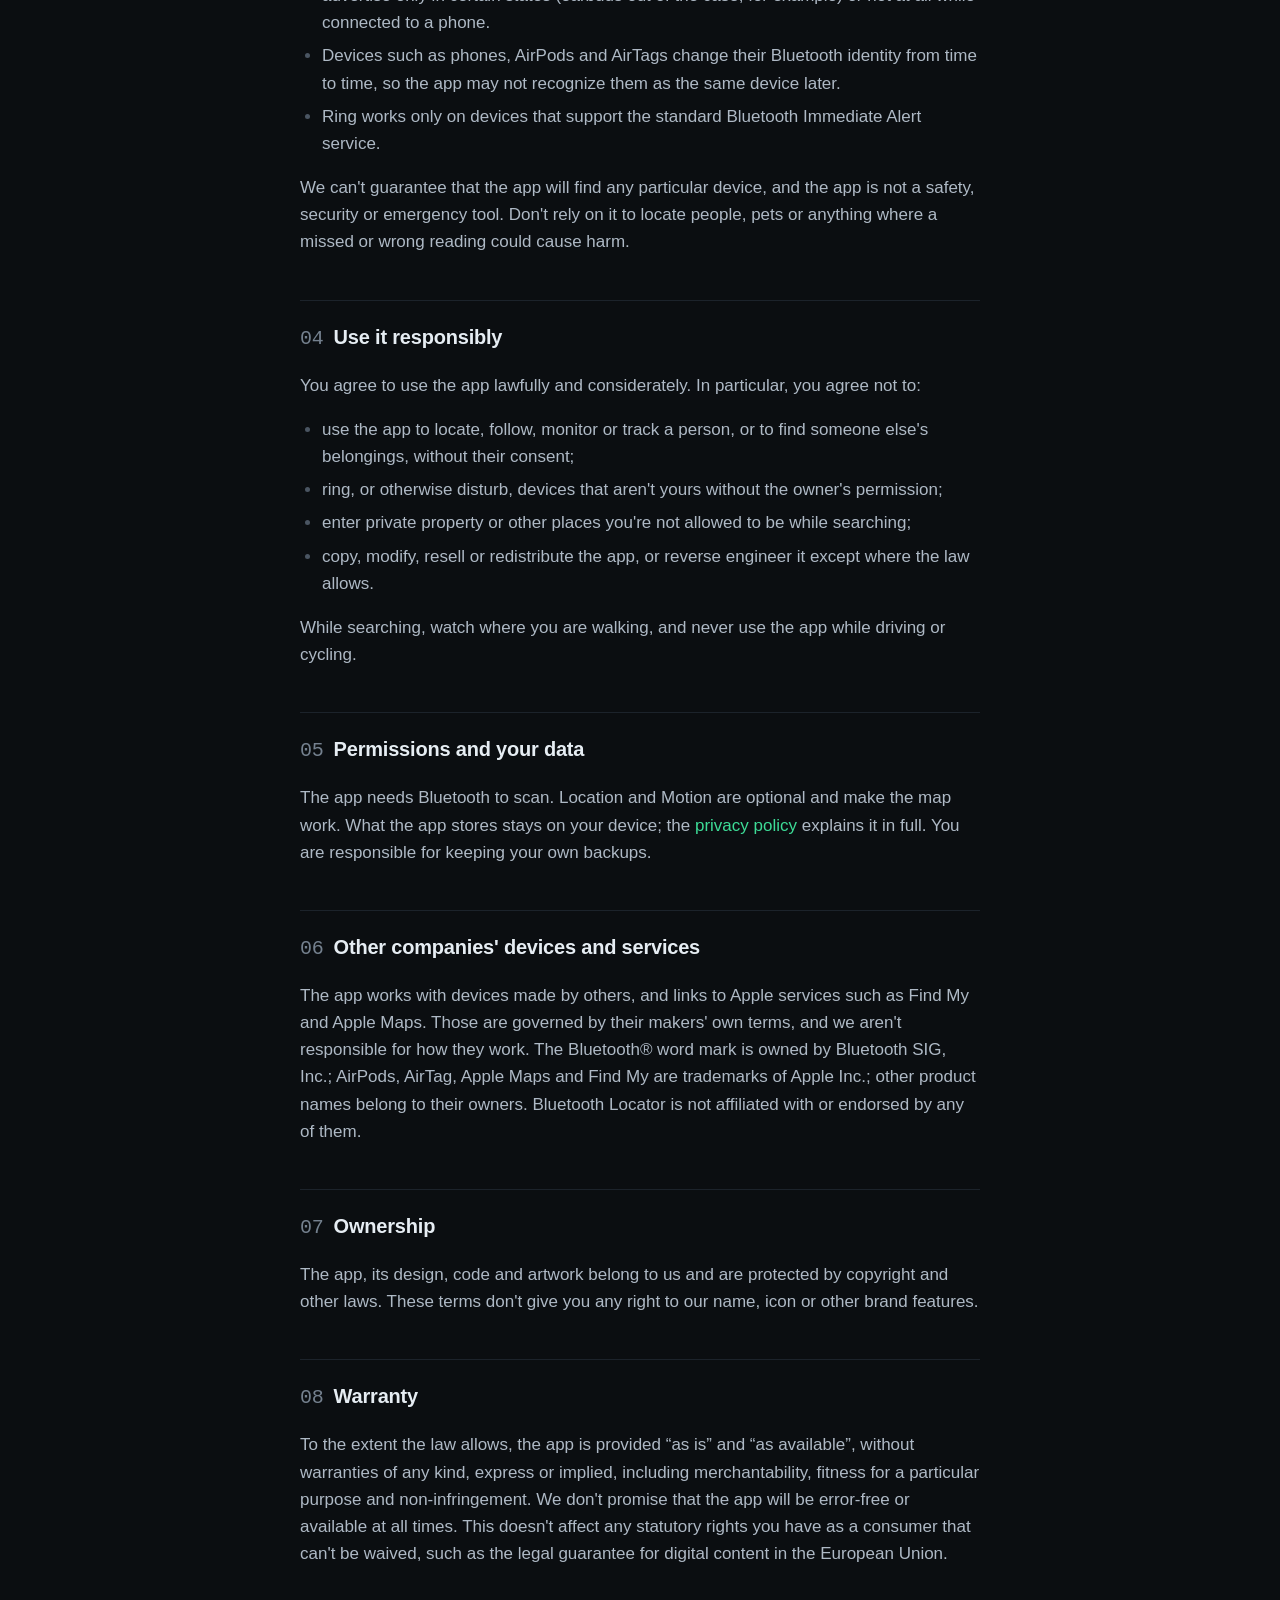
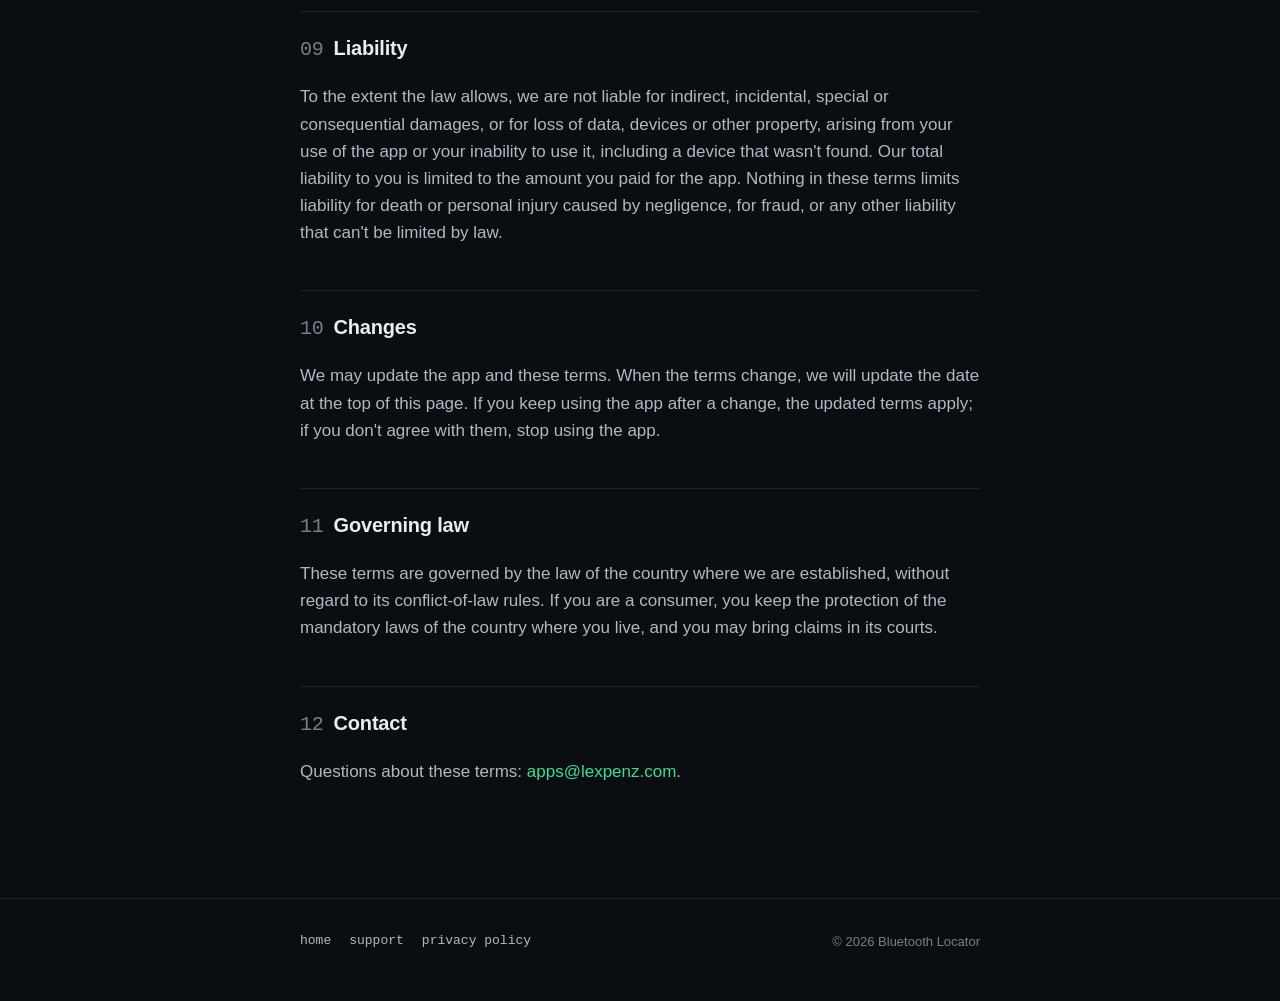
<file: terms.html>
<!DOCTYPE html>
<html lang="en">
<head>
  <meta charset="UTF-8" />
  <meta name="viewport" content="width=device-width, initial-scale=1.0" />
  <title>Terms of use · Bluetooth Locator</title>
  <meta name="description" content="Terms of use for the Bluetooth Locator app: the license, the in-app purchase, what distance estimates can and can't do, and fair use." />
  <meta name="theme-color" content="#0b0e11" />
  <link rel="icon" type="image/png" href="assets/favicon.png" />
  <link rel="apple-touch-icon" href="assets/apple-touch-icon.png" />
  <link rel="stylesheet" href="style.css" />
</head>
<body>
  <header class="topbar">
    <div class="wrap">
      <a class="brand" href="./"><img src="assets/icon-256.png" alt="" /><span>Bluetooth Locator</span></a>
      <nav class="nav" aria-label="Site">
        <a href="support.html">support</a>
        <a href="privacy.html">privacy</a>
        <a href="terms.html" aria-current="page">terms</a>
      </nav>
    </div>
  </header>

  <main class="wrap doc doc-page">
    <p class="label">bluetooth locator</p>
    <h1>Terms of use</h1>
    <p class="updated">last updated · October 28, 2026</p>

    <div class="callout">
      <p class="label">the short version</p>
      <p>
        Use the app to find your own things, or things you're allowed to look for, never to follow people.
        Distances are estimates, so the app can point you to a device but can't promise you'll find it. The
        full version is one purchase through Apple, with no subscription.
      </p>
    </div>

    <p>
      These terms govern your use of the Bluetooth Locator app for iPhone and iPad (&ldquo;the app&rdquo;),
      made by its developer (&ldquo;we&rdquo;, &ldquo;us&rdquo;). By downloading or using the app you agree to
      them. If you don't agree, please don't use the app.
    </p>

    <h2><span class="num">01</span>The App Store license</h2>
    <p>
      The app is licensed to you, not sold, under Apple's
      <a href="https://www.apple.com/legal/internet-services/itunes/dev/stdeula/">Licensed Application End User
      License Agreement</a> (the &ldquo;Standard EULA&rdquo;). These terms add to it; where the two differ, the
      Standard EULA applies. You may use the app on Apple devices that you own or control, as the App Store's
      usage rules allow.
    </p>

    <h2><span class="num">02</span>Free features and the full version</h2>
    <p>
      Scanning, the device list and its filters, distance with warmer / colder, the finding tips and the
      connected-headphones alarm are free. The radar and the map are free to try: a minute of use in total, then
      ten seconds each time you open a device.
    </p>
    <p>
      The <strong>full version</strong> is a one-time, non-consumable in-app purchase that unlocks the radar
      and the map without a time limit, Find on map, saved devices, Ring, proximity pings and accent colors.
    </p>
    <ul>
      <li>The purchase is made through Apple, at the price the App Store shows you before you confirm. It is not
        a subscription and never renews.</li>
      <li>It belongs to your Apple Account. Use <strong>Restore purchase</strong> in the app's Settings to unlock
        it on another device signed in with the same account. It is not shared through Family Sharing.</li>
      <li>Payments, refunds and billing questions are handled by Apple. To ask for a refund, go to
        <a href="https://reportaproblem.apple.com">reportaproblem.apple.com</a>; we can't issue refunds
        ourselves.</li>
      <li>We may add features to the full version. If a feature you paid for has to be removed (for example
        because iOS no longer allows it), we will try to offer something comparable.</li>
    </ul>

    <h2><span class="num">03</span>What the app can and can't do</h2>
    <p>
      The app estimates distance from Bluetooth signal strength. That estimate is about &plusmn;30&nbsp;% at best:
      walls, bodies, metal, water and other devices weaken and reflect the signal, so a device can read closer or
      farther than it is. The map's likely spot is a probability, not a position. In particular:
    </p>
    <ul>
      <li>A device can be found only while it is switched on and advertising. Many devices advertise only in
        certain states (earbuds out of the case, for example) or not at all while connected to a phone.</li>
      <li>Devices such as phones, AirPods and AirTags change their Bluetooth identity from time to time, so the
        app may not recognize them as the same device later.</li>
      <li>Ring works only on devices that support the standard Bluetooth Immediate Alert service.</li>
    </ul>
    <p>
      We can't guarantee that the app will find any particular device, and the app is not a safety,
      security or emergency tool. Don't rely on it to locate people, pets or anything where a missed or wrong
      reading could cause harm.
    </p>

    <h2><span class="num">04</span>Use it responsibly</h2>
    <p>You agree to use the app lawfully and considerately. In particular, you agree not to:</p>
    <ul>
      <li>use the app to locate, follow, monitor or track a person, or to find someone else's belongings,
        without their consent;</li>
      <li>ring, or otherwise disturb, devices that aren't yours without the owner's permission;</li>
      <li>enter private property or other places you're not allowed to be while searching;</li>
      <li>copy, modify, resell or redistribute the app, or reverse engineer it except where the law allows.</li>
    </ul>
    <p>
      While searching, watch where you are walking, and never use the app while driving or cycling.
    </p>

    <h2><span class="num">05</span>Permissions and your data</h2>
    <p>
      The app needs Bluetooth to scan. Location and Motion are optional and make the map work. What the app
      stores stays on your device; the <a href="privacy.html">privacy policy</a> explains it in full. You are
      responsible for keeping your own backups.
    </p>

    <h2><span class="num">06</span>Other companies' devices and services</h2>
    <p>
      The app works with devices made by others, and links to Apple services such as Find My and Apple Maps.
      Those are governed by their makers' own terms, and we aren't responsible for how they work. The
      Bluetooth&reg; word mark is owned by Bluetooth SIG, Inc.; AirPods, AirTag, Apple Maps and Find My are
      trademarks of Apple Inc.; other product names belong to their owners. Bluetooth Locator is not
      affiliated with or endorsed by any of them.
    </p>

    <h2><span class="num">07</span>Ownership</h2>
    <p>
      The app, its design, code and artwork belong to us and are protected by copyright and other laws. These
      terms don't give you any right to our name, icon or other brand features.
    </p>

    <h2><span class="num">08</span>Warranty</h2>
    <p>
      To the extent the law allows, the app is provided &ldquo;as is&rdquo; and &ldquo;as available&rdquo;,
      without warranties of any kind, express or implied, including merchantability, fitness for a particular
      purpose and non-infringement. We don't promise that the app will be error-free or available at all times.
      This doesn't affect any statutory rights you have as a consumer that can't be waived, such as the legal
      guarantee for digital content in the European Union.
    </p>

    <h2><span class="num">09</span>Liability</h2>
    <p>
      To the extent the law allows, we are not liable for indirect, incidental, special or consequential
      damages, or for loss of data, devices or other property, arising from your use of the app or your
      inability to use it, including a device that wasn't found. Our total liability to you is limited to the
      amount you paid for the app. Nothing in these terms limits liability for death or personal injury caused
      by negligence, for fraud, or any other liability that can't be limited by law.
    </p>

    <h2><span class="num">10</span>Changes</h2>
    <p>
      We may update the app and these terms. When the terms change, we will update the date at the top of this
      page. If you keep using the app after a change, the updated terms apply; if you don't agree with them,
      stop using the app.
    </p>

    <h2><span class="num">11</span>Governing law</h2>
    <p>
      These terms are governed by the law of the country where we are established, without regard to its
      conflict-of-law rules. If you are a consumer, you keep the protection of the mandatory laws of the
      country where you live, and you may bring claims in its courts.
    </p>

    <h2><span class="num">12</span>Contact</h2>
    <p>
      Questions about these terms: <a href="mailto:apps@lexpenz.com?subject=Bluetooth%20Locator%20terms">apps@lexpenz.com</a>.
    </p>
  </main>

  <footer class="footer">
    <div class="wrap doc">
      <nav class="links" aria-label="Footer">
        <a href="./">home</a>
        <a href="support.html">support</a>
        <a href="privacy.html">privacy policy</a>
      </nav>
      <p>&copy; <span class="year">2026</span> Bluetooth Locator</p>
    </div>
  </footer>
  <script>document.querySelectorAll('.year').forEach(el => { el.textContent = new Date().getFullYear(); });</script>
</body>
</html>
</file>
<file: style.css>
/*
  Bluetooth Locator site. The app's "signal instrument" look (Theme.swift):
  dark only, ink background, hairline borders, one accent for live signal
  (phosphor green), amber for caution. Sans for words, mono for measurements
  and labels; labels are lowercase mono; "·" as the separator. No gradients,
  no shadows.
*/

:root {
  --ink: #0b0e11;
  --surface: #11161b;
  --hairline: #1c232b;
  --line: #26303a;

  --text: #e6edf3;
  --text2: #aeb9c5;
  --text3: #8b96a3;
  --muted: #74808e;
  --faint: #4a5562;

  --accent: #3ddc97;
  --accent-wash: rgba(61, 220, 151, 0.08);
  --accent-edge: rgba(61, 220, 151, 0.45);
  --caution: #f2b84b;
  --danger: #e5484d;

  --radius: 12px;
  --sans: -apple-system, BlinkMacSystemFont, "SF Pro Text", "Segoe UI", Roboto, "Helvetica Neue", Arial, sans-serif;
  --mono: ui-monospace, "SF Mono", SFMono-Regular, Menlo, Consolas, "Liberation Mono", monospace;

  --wide: 1080px;
  --doc: 720px;
  --gutter: 20px;

  color-scheme: dark;
}

* { box-sizing: border-box; }

html { scroll-behavior: smooth; -webkit-text-size-adjust: 100%; }

body {
  margin: 0;
  background: var(--ink);
  color: var(--text);
  font-family: var(--sans);
  font-size: 17px;
  line-height: 1.6;
  -webkit-font-smoothing: antialiased;
}

a { color: var(--accent); text-decoration: none; }
a:hover { text-decoration: underline; text-underline-offset: 3px; }
:focus-visible { outline: 2px solid var(--accent); outline-offset: 3px; border-radius: 4px; }

img, video { display: block; max-width: 100%; }

.wrap { max-width: var(--wide); margin: 0 auto; padding: 0 var(--gutter); }
.wrap.doc { max-width: var(--doc); }

.mono { font-family: var(--mono); }

/* Lowercase mono label, like FieldLabel. */
.label {
  font-family: var(--mono);
  font-size: 13px;
  letter-spacing: 0.01em;
  color: var(--muted);
  text-transform: lowercase;
  margin: 0 0 10px;
}

/* ---------- Top bar ---------- */

.topbar { border-bottom: 1px solid var(--hairline); }
.topbar .wrap {
  display: flex;
  align-items: center;
  justify-content: space-between;
  gap: 16px;
  min-height: 60px;
}
.brand {
  display: flex;
  align-items: center;
  gap: 10px;
  color: var(--text);
  font-weight: 600;
  font-size: 16px;
  white-space: nowrap;
}
.brand:hover { text-decoration: none; }
.brand img { width: 28px; height: 28px; border-radius: 7px; }
.nav { display: flex; gap: 18px; font-family: var(--mono); font-size: 13px; }
.nav a { color: var(--text2); }
.nav a:hover, .nav a[aria-current="page"] { color: var(--text); text-decoration: none; }
.nav a[aria-current="page"] { color: var(--accent); }

/* ---------- Buttons and chips ---------- */

.btn {
  display: inline-flex;
  align-items: center;
  justify-content: center;
  gap: 8px;
  min-height: 46px;
  padding: 0 22px;
  border-radius: var(--radius);
  font-family: var(--sans);
  font-size: 15px;
  font-weight: 500;
  text-decoration: none;
  transition: opacity 0.15s, transform 0.15s;
}
.btn:hover { text-decoration: none; }
.btn:active { opacity: 0.75; transform: scale(0.98); }
.btn-primary { background: var(--text); color: var(--ink); }
.btn-secondary { border: 1px solid var(--line); color: var(--text); }
.btn-secondary:hover { border-color: var(--text3); }

.chip {
  display: inline-flex;
  align-items: center;
  gap: 8px;
  padding: 6px 12px;
  border: 1px solid var(--line);
  border-radius: 999px;
  font-family: var(--mono);
  font-size: 13px;
  color: var(--text2);
  white-space: nowrap;
}
.chip.live { color: var(--accent); background: var(--accent-wash); border-color: var(--accent-edge); }

/* Live dot of the scan telemetry line. */
.dot {
  width: 7px;
  height: 7px;
  border-radius: 50%;
  background: var(--accent);
  flex: none;
  animation: pulse 2s ease-in-out infinite;
}
@keyframes pulse { 50% { opacity: 0.3; } }

/* ---------- Panels ---------- */

.panel {
  background: var(--surface);
  border: 1px solid var(--hairline);
  border-radius: var(--radius);
  padding: 20px;
}

/* ---------- Hero ---------- */

.hero { padding: 64px 0 72px; }
.hero .wrap {
  display: grid;
  grid-template-columns: minmax(0, 1fr) 300px;
  gap: 56px;
  align-items: center;
}
.telemetry {
  display: inline-flex;
  align-items: center;
  gap: 8px;
  font-family: var(--mono);
  font-size: 13px;
  color: var(--accent);
  margin: 0 0 22px;
}
.hero h1 {
  font-size: clamp(2.3rem, 5.4vw, 3.6rem);
  line-height: 1.06;
  letter-spacing: -0.025em;
  font-weight: 700;
  margin: 0 0 20px;
}
.hero h1 .accent { color: var(--accent); }
.lede { font-size: 1.15rem; color: var(--text2); max-width: 34em; margin: 0 0 30px; }
.cta { display: flex; flex-wrap: wrap; align-items: center; gap: 12px; }
.facts {
  display: flex;
  flex-wrap: wrap;
  gap: 6px 10px;
  margin: 26px 0 0;
  padding: 0;
  list-style: none;
  font-family: var(--mono);
  font-size: 13px;
  color: var(--muted);
}
.facts li + li::before { content: "·"; margin-right: 10px; color: var(--faint); }

/*
  An app screen in a phone, drawn like the App Store screenshots
  (scripts/compose-screenshots.py in the app repo): the full 1320 × 2868
  capture, status bar and Dynamic Island included, a black bezel of 20 on a
  980-wide screen, the display's 140 corner radius, a hairline outline.
  The bezel is in cqw so it scales with the phone, not its column.
*/
.phone {
  container-type: inline-size;
  background: #000;
  border: 1px solid var(--line);
  border-radius: 15.7% / 7.4%;
}
.phone .display {
  margin: calc(1.96cqw - 1px); /* the outline is part of the bezel */
  aspect-ratio: 1320 / 2868;
  border-radius: 14.3% / 6.6%;
  overflow: hidden;
  background: var(--ink);
  transform: translateZ(0); /* Safari: clip the video to the rounded corners */
}
.phone img, .phone video { width: 100%; height: 100%; object-fit: cover; object-position: top; }
.hero-media { margin: 0; }
.hero-media figcaption {
  display: flex;
  align-items: center;
  justify-content: space-between;
  margin-top: 12px;
  padding: 0 6px;
  font-family: var(--mono);
  font-size: 12px;
  color: var(--muted);
}
.video-toggle {
  min-width: 64px;
  padding: 4px 12px;
  border: 1px solid var(--line);
  border-radius: 999px;
  background: none;
  color: var(--text2);
  font: inherit;
  cursor: pointer;
}
.video-toggle:hover { color: var(--text); border-color: var(--text3); }

/* ---------- Sections ---------- */

.section { padding: 72px 0; border-top: 1px solid var(--hairline); }
.section h2 {
  font-size: clamp(1.7rem, 3.6vw, 2.4rem);
  line-height: 1.15;
  letter-spacing: -0.02em;
  margin: 0 0 14px;
}
.section .intro { color: var(--text2); max-width: 36em; margin: 0 0 40px; }

/* How it works: three steps, each with its screen. */
.steps {
  display: grid;
  grid-template-columns: repeat(3, minmax(0, 1fr));
  gap: 56px;
  margin: 0;
  padding: 0;
  list-style: none;
}
.step .phone { max-width: 280px; margin-bottom: 24px; }
.step h3 { font-size: 1.2rem; margin: 0 0 6px; }
.step p { color: var(--text2); margin: 0; font-size: 16px; }

/* Feature cards. */
.grid {
  display: grid;
  grid-template-columns: repeat(auto-fill, minmax(min(300px, 100%), 1fr));
  gap: 14px;
}
.card h3 { font-size: 1.05rem; margin: 0 0 6px; }
.card p { color: var(--text2); font-size: 15px; margin: 0; }
.card .label { margin-bottom: 12px; }

/* More screens: a scrolling row. */
.gallery {
  display: grid;
  grid-auto-flow: column;
  grid-auto-columns: minmax(200px, 1fr);
  gap: 40px;
  margin: 0 0 56px;
  padding: 0 0 8px;
  list-style: none;
  overflow-x: auto;
  scroll-snap-type: x mandatory;
}
.gallery li { scroll-snap-align: start; }
.gallery .phone { margin-bottom: 18px; }
.gallery h3 { font-size: 1rem; margin: 0 0 2px; }
.gallery p { color: var(--text2); font-size: 14px; margin: 0; }

/* Key/value grid, like the app's packet panel. */
.kv {
  display: grid;
  grid-template-columns: max-content 1fr;
  gap: 12px 28px;
  margin: 0;
  font-size: 15px;
}
.kv dt { font-family: var(--mono); font-size: 13px; color: var(--muted); padding-top: 2px; }
.kv dd { margin: 0; color: var(--text); }
.kv dd.none { font-family: var(--mono); color: var(--accent); }

.split {
  display: grid;
  grid-template-columns: minmax(0, 1fr) minmax(0, 1fr);
  gap: 48px;
  align-items: start;
}
.split > div > p { color: var(--text2); }

/* Free and paid. */
.plans { display: grid; grid-template-columns: repeat(2, minmax(0, 1fr)); gap: 14px; }
.plan h3 { font-size: 1.15rem; margin: 0 0 4px; }
.plan .sub { color: var(--text2); font-size: 15px; margin: 0 0 16px; }
.plan.full { border-color: var(--accent-edge); }
.ticks { list-style: none; margin: 0; padding: 0; font-size: 15px; }
.ticks li { position: relative; padding: 7px 0 7px 26px; border-top: 1px solid var(--hairline); }
.ticks li::before {
  content: "";
  position: absolute;
  left: 4px;
  top: 15px;
  width: 8px;
  height: 8px;
  border-radius: 50%;
  border: 1.5px solid var(--text3);
}
.plan.full .ticks li::before { border-color: var(--accent); background: var(--accent); }
.note { color: var(--muted); font-size: 14px; margin: 18px 0 0; }

/* Good to know: honest limits. */
.limits { display: grid; grid-template-columns: repeat(3, minmax(0, 1fr)); gap: 14px; }
.limits .panel { border-color: rgba(242, 184, 75, 0.35); }
.limits .label { color: var(--caution); }
.limits p { margin: 0; color: var(--text2); font-size: 15px; }

.closing { text-align: center; }
.closing h2 { max-width: 18em; margin-left: auto; margin-right: auto; }
.closing .cta { justify-content: center; margin-top: 28px; }

/* ---------- Documents: privacy, terms, support ---------- */

.doc-page { padding-top: 48px; padding-bottom: 24px; }
.doc-page h1 {
  font-size: clamp(2rem, 5vw, 2.6rem);
  line-height: 1.1;
  letter-spacing: -0.02em;
  margin: 0 0 8px;
}
.updated { font-family: var(--mono); font-size: 13px; color: var(--muted); margin: 0 0 32px; }
.doc-page h2 {
  font-size: 1.25rem;
  letter-spacing: -0.01em;
  margin: 44px 0 10px;
  padding-top: 20px;
  border-top: 1px solid var(--hairline);
}
.doc-page h2 .num { font-family: var(--mono); font-weight: 400; color: var(--muted); margin-right: 10px; }
.doc-page h3 { font-size: 1.02rem; margin: 22px 0 6px; }
.doc-page p, .doc-page li { color: var(--text2); }
.doc-page strong { color: var(--text); font-weight: 600; }
.doc-page ul { padding-left: 22px; }
.doc-page li { margin: 6px 0; }
.doc-page li::marker { color: var(--faint); }

.callout {
  background: var(--accent-wash);
  border: 1px solid var(--accent-edge);
  border-radius: var(--radius);
  padding: 18px 20px;
  margin: 0 0 8px;
}
.callout p { color: var(--text); margin: 0; }
.callout .label { color: var(--accent); }

/* Stored-data table. */
.table-wrap { overflow-x: auto; margin: 16px 0; }
table { width: 100%; border-collapse: collapse; font-size: 15px; }
th, td { text-align: left; vertical-align: top; padding: 10px 14px 10px 0; border-top: 1px solid var(--hairline); }
th { font-family: var(--mono); font-size: 13px; font-weight: 400; color: var(--muted); text-transform: lowercase; }
td { color: var(--text2); }
td:first-child { color: var(--text); white-space: nowrap; }

.toc {
  margin: 0 0 8px;
  padding: 0;
  list-style: none;
  display: flex;
  flex-wrap: wrap;
  gap: 8px;
}

/* FAQ. */
.faq details { border-top: 1px solid var(--hairline); }
.faq details:last-child { border-bottom: 1px solid var(--hairline); }
.faq summary {
  cursor: pointer;
  list-style: none;
  padding: 16px 32px 16px 0;
  position: relative;
  font-weight: 600;
  color: var(--text);
}
.faq summary::-webkit-details-marker { display: none; }
.faq summary::after {
  content: "+";
  position: absolute;
  right: 4px;
  top: 14px;
  font-family: var(--mono);
  font-weight: 400;
  font-size: 18px;
  color: var(--muted);
}
.faq details[open] summary::after { content: "−"; color: var(--accent); }
.faq details > *:not(summary) { margin-top: 0; }
.faq details > :last-child { margin-bottom: 18px; }

/* ---------- Footer ---------- */

.footer { border-top: 1px solid var(--hairline); margin-top: 72px; padding: 32px 0 48px; }
.footer .wrap { display: flex; flex-wrap: wrap; justify-content: space-between; gap: 18px 32px; }
.footer .links { display: flex; flex-wrap: wrap; gap: 8px 18px; font-family: var(--mono); font-size: 13px; }
.footer .links a { color: var(--text2); }
.footer p { margin: 0; color: var(--muted); font-size: 13px; line-height: 1.7; }
.footer .fine { flex-basis: 100%; font-size: 12px; }
.home .footer { margin-top: 0; }

/* ---------- Small screens ---------- */

@media (max-width: 860px) {
  .hero { padding: 44px 0 56px; }
  .hero .wrap { grid-template-columns: 1fr; gap: 44px; }
  .hero-media { width: min(280px, 78vw); margin: 0 auto; }
  .steps { grid-template-columns: 1fr; gap: 44px; }
  .step .phone { width: min(280px, 78vw); }
  .split, .plans, .limits { grid-template-columns: 1fr; gap: 14px; }
  .split { gap: 32px; }
  .section { padding: 56px 0; }
}

@media (max-width: 520px) {
  body { font-size: 16px; }
  .nav { gap: 14px; }
  .brand span { display: none; }
  .cta .btn { flex: 1 1 100%; }
  .kv { gap: 10px 16px; }
  .gallery { grid-auto-columns: 62vw; }

  /* The stored-data table becomes one block per row. */
  thead { display: none; }
  tr { display: block; padding: 12px 0; border-top: 1px solid var(--hairline); }
  td { display: block; padding: 2px 0; border: 0; }
  td:first-child { font-weight: 600; }
  td[data-label]::before {
    content: attr(data-label) " · ";
    font-family: var(--mono);
    font-size: 13px;
    color: var(--muted);
  }
}

@media (prefers-reduced-motion: reduce) {
  html { scroll-behavior: auto; }
  .dot { animation: none; }
  .btn { transition: none; }
}
</file>
